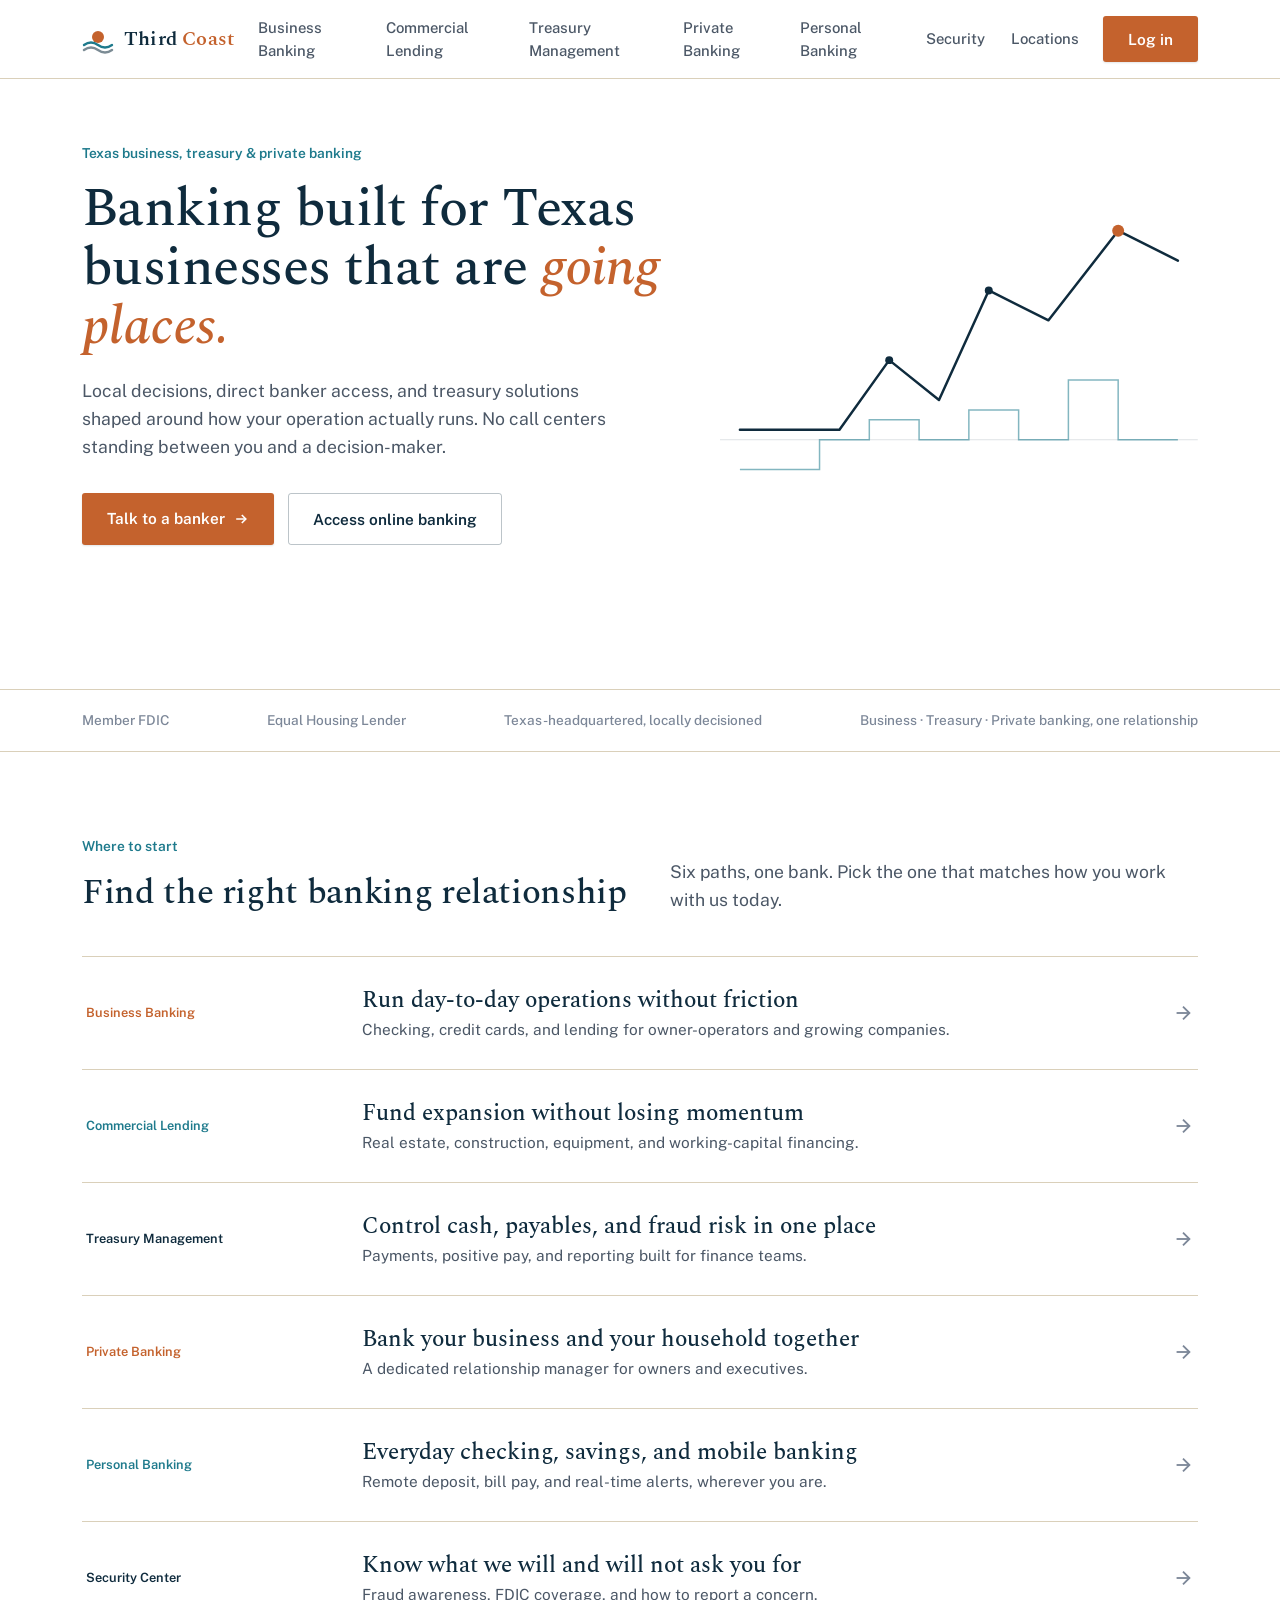
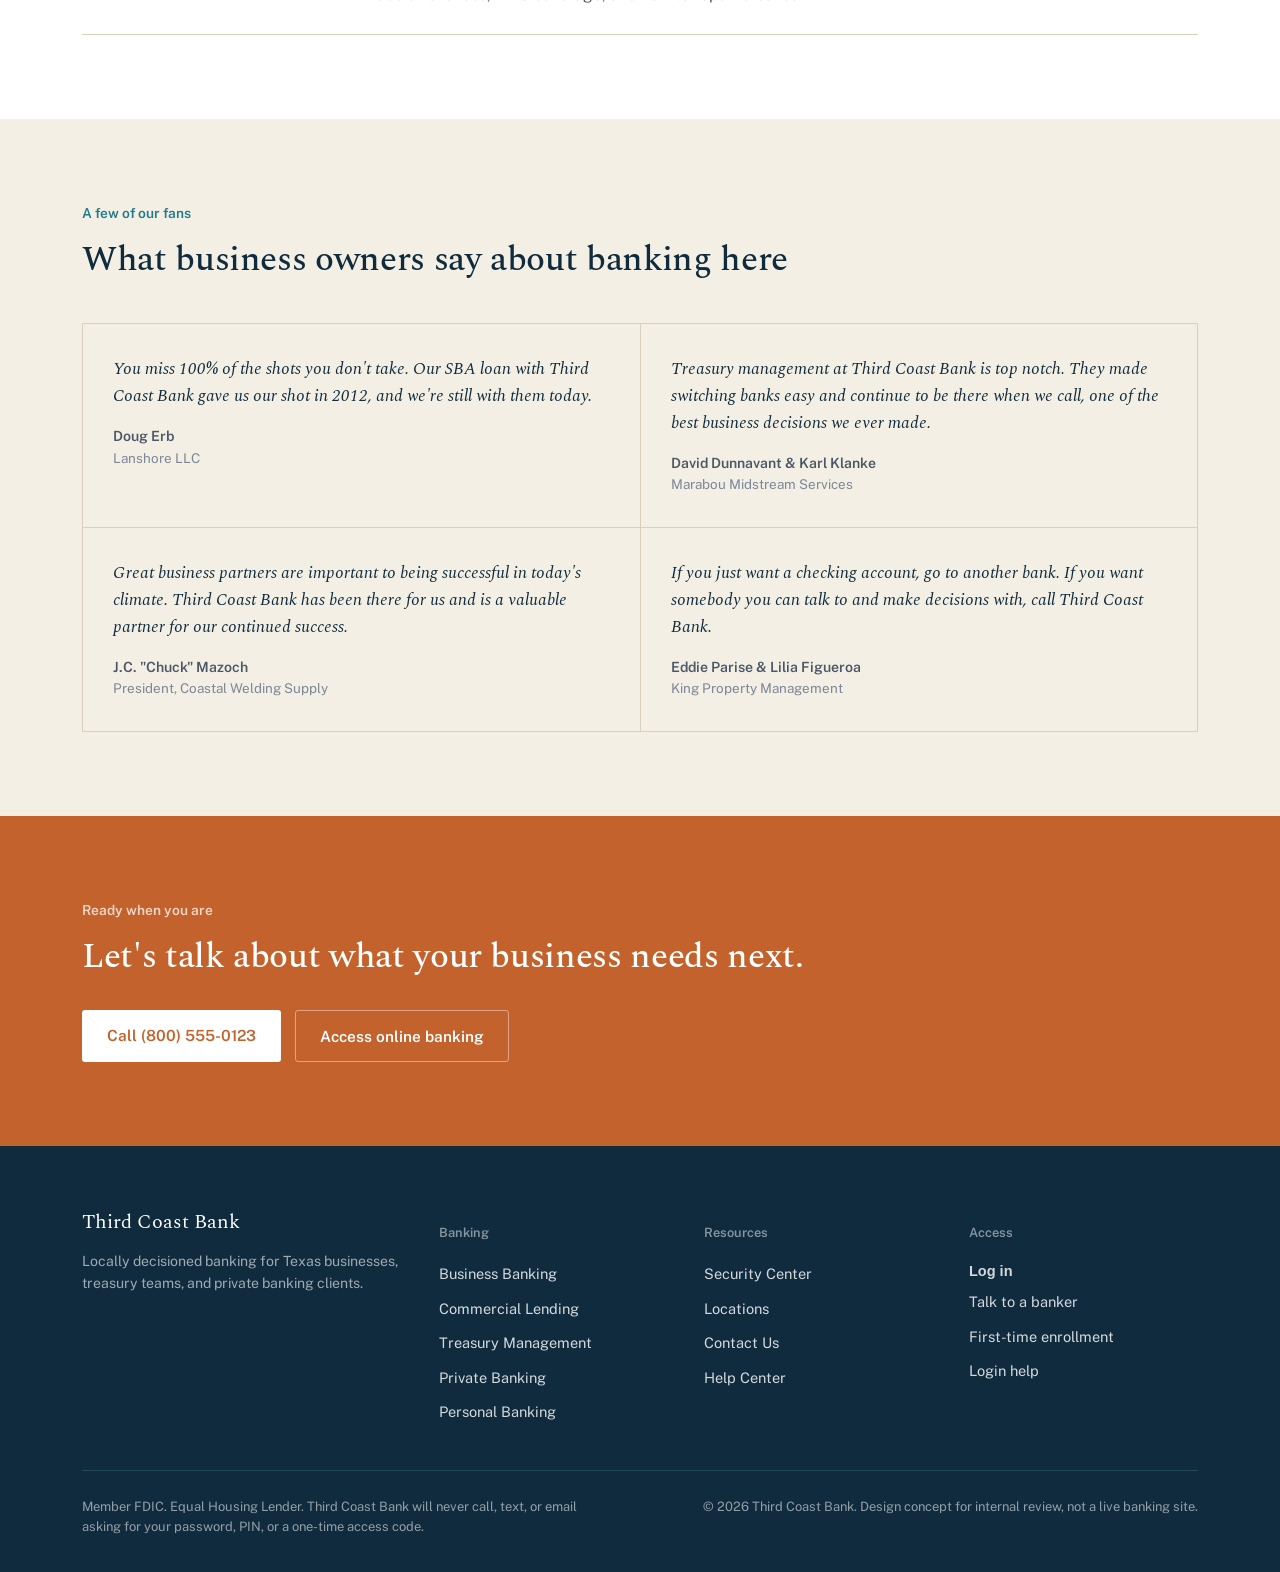
<file: index.html>
<!DOCTYPE html>
<html lang="en">
<head>
<meta charset="UTF-8">
<meta name="viewport" content="width=device-width, initial-scale=1, viewport-fit=cover">
<title>Third Coast Bank — Business, Treasury &amp; Private Banking for Texas</title>
<meta name="description" content="Third Coast Bank: local decisions, direct banker access, and treasury and private banking built for Texas businesses.">
<link rel="preconnect" href="https://fonts.googleapis.com">
<link rel="preconnect" href="https://fonts.gstatic.com" crossorigin>
<link href="https://fonts.googleapis.com/css2?family=Spectral:ital,wght@0,400;0,500;0,600;1,400&family=Public+Sans:wght@400;500;600;700&display=swap" rel="stylesheet">
<link rel="stylesheet" href="css/styles.css">
</head>
<body>
<header>
  <div class="wrap nav-row">
    <a href="index.html" class="logo">
      <span class="logo-mark"><svg viewBox="0 0 32 32" xmlns="http://www.w3.org/2000/svg" aria-hidden="true">
  <circle cx="16" cy="14" r="6" fill="#C4622D"/>
  <path d="M2 22 Q9 17 16 22 T30 22" fill="none" stroke="#1E7A8C" stroke-width="2.4" stroke-linecap="round"/>
  <path d="M2 27 Q9 22 16 27 T30 27" fill="none" stroke="#0F2B3D" stroke-width="2.4" stroke-linecap="round" opacity="0.55"/>
</svg></span>
      <span class="logo-word">Third <b>Coast</b></span>
    </a>
    <nav class="primary" aria-label="Primary">
      <a href="business-banking.html">Business Banking</a>
      <a href="commercial-lending.html">Commercial Lending</a>
      <a href="treasury-management.html">Treasury Management</a>
      <a href="private-banking.html">Private Banking</a>
      <a href="personal-banking.html">Personal Banking</a>
      <a href="security.html">Security</a>
      <a href="contact.html">Locations</a>
    </nav>
    <div class="nav-actions">
      <button class="btn btn-primary nav-only" data-open-login type="button"><span class="label">Log in</span></button>
      <button class="nav-toggle" id="navToggle" aria-label="Open menu" aria-expanded="false">
        <svg viewBox="0 0 24 24" fill="none" stroke="currentColor" stroke-width="2" stroke-linecap="round"><line x1="3" y1="6" x2="21" y2="6"/><line x1="3" y1="12" x2="21" y2="12"/><line x1="3" y1="18" x2="21" y2="18"/></svg>
      </button>
    </div>
  </div>
</header>
<main id="top">

<section class="hero">
  <div class="wrap hero-grid">
    <div>
      <span class="eyebrow">Texas business, treasury &amp; private banking</span>
      <h1>Banking built for Texas businesses that are <em>going places.</em></h1>
      <p class="lede">Local decisions, direct banker access, and treasury solutions shaped around how your operation actually runs. No call centers standing between you and a decision-maker.</p>
      <div class="hero-ctas">
        <a href="contact.html" class="btn btn-primary"><span class="label">Talk to a banker</span><svg viewBox="0 0 20 20" fill="none" stroke="currentColor" stroke-width="2"><line x1="4" y1="10" x2="16" y2="10"/><polyline points="11 5 16 10 11 15"/></svg></a>
        <button class="btn btn-ghost-dark" data-open-login type="button"><span class="label">Access online banking</span></button>
      </div>
    </div>
    <div class="hero-art" aria-hidden="true">
      <svg viewBox="0 0 480 340" xmlns="http://www.w3.org/2000/svg">
        <line x1="0" y1="270" x2="480" y2="270" stroke="#0F2B3D" stroke-opacity="0.14" stroke-width="1"/>
        <path d="M20 260 L120 260 L170 190 L220 230 L270 120 L330 150 L400 60 L460 90" fill="none" stroke="#0F2B3D" stroke-width="2.5" stroke-linecap="round" stroke-linejoin="round"/>
        <circle cx="170" cy="190" r="4" fill="#0F2B3D"/>
        <circle cx="270" cy="120" r="4" fill="#0F2B3D"/>
        <circle cx="400" cy="60" r="6" fill="#C4622D"/>
        <path d="M20 300 L100 300 L100 270 L150 270 L150 250 L200 250 L200 270 L250 270 L250 240 L300 240 L300 270 L350 270 L350 210 L400 210 L400 270 L460 270" fill="none" stroke="#1E7A8C" stroke-width="1.5" stroke-opacity="0.55"/>
      </svg>
    </div>
  </div>
</section>

<div class="trust-strip">
  <div class="wrap">
    <span>Member FDIC</span>
    <span>Equal Housing Lender</span>
    <span>Texas-headquartered, locally decisioned</span>
    <span>Business · Treasury · Private banking, one relationship</span>
  </div>
</div>

<section>
  <div class="wrap">
    <div class="section-head">
      <div><span class="eyebrow">Where to start</span><h2>Find the right banking relationship</h2></div>
      <p class="lede">Six paths, one bank. Pick the one that matches how you work with us today.</p>
    </div>
    <div class="paths">
      <a href="business-banking.html" class="path-row" style="--accent:#C4622D;">
        <span class="path-tag">Business Banking</span>
        <span><span class="path-title">Run day-to-day operations without friction</span><br><span class="path-desc">Checking, credit cards, and lending for owner-operators and growing companies.</span></span>
        <svg class="path-arrow" viewBox="0 0 24 24" fill="none" stroke="currentColor" stroke-width="2"><line x1="5" y1="12" x2="19" y2="12"/><polyline points="12 5 19 12 12 19"/></svg>
      </a>
      <a href="commercial-lending.html" class="path-row" style="--accent:#1E7A8C;">
        <span class="path-tag">Commercial Lending</span>
        <span><span class="path-title">Fund expansion without losing momentum</span><br><span class="path-desc">Real estate, construction, equipment, and working-capital financing.</span></span>
        <svg class="path-arrow" viewBox="0 0 24 24" fill="none" stroke="currentColor" stroke-width="2"><line x1="5" y1="12" x2="19" y2="12"/><polyline points="12 5 19 12 12 19"/></svg>
      </a>
      <a href="treasury-management.html" class="path-row" style="--accent:#0F2B3D;">
        <span class="path-tag">Treasury Management</span>
        <span><span class="path-title">Control cash, payables, and fraud risk in one place</span><br><span class="path-desc">Payments, positive pay, and reporting built for finance teams.</span></span>
        <svg class="path-arrow" viewBox="0 0 24 24" fill="none" stroke="currentColor" stroke-width="2"><line x1="5" y1="12" x2="19" y2="12"/><polyline points="12 5 19 12 12 19"/></svg>
      </a>
      <a href="private-banking.html" class="path-row" style="--accent:#C4622D;">
        <span class="path-tag">Private Banking</span>
        <span><span class="path-title">Bank your business and your household together</span><br><span class="path-desc">A dedicated relationship manager for owners and executives.</span></span>
        <svg class="path-arrow" viewBox="0 0 24 24" fill="none" stroke="currentColor" stroke-width="2"><line x1="5" y1="12" x2="19" y2="12"/><polyline points="12 5 19 12 12 19"/></svg>
      </a>
      <a href="personal-banking.html" class="path-row" style="--accent:#1E7A8C;">
        <span class="path-tag">Personal Banking</span>
        <span><span class="path-title">Everyday checking, savings, and mobile banking</span><br><span class="path-desc">Remote deposit, bill pay, and real-time alerts, wherever you are.</span></span>
        <svg class="path-arrow" viewBox="0 0 24 24" fill="none" stroke="currentColor" stroke-width="2"><line x1="5" y1="12" x2="19" y2="12"/><polyline points="12 5 19 12 12 19"/></svg>
      </a>
      <a href="security.html" class="path-row" style="--accent:#0F2B3D;">
        <span class="path-tag">Security Center</span>
        <span><span class="path-title">Know what we will and will not ask you for</span><br><span class="path-desc">Fraud awareness, FDIC coverage, and how to report a concern.</span></span>
        <svg class="path-arrow" viewBox="0 0 24 24" fill="none" stroke="currentColor" stroke-width="2"><line x1="5" y1="12" x2="19" y2="12"/><polyline points="12 5 19 12 12 19"/></svg>
      </a>
    </div>
  </div>
</section>

<section class="alt">
  <div class="wrap">
    <div class="section-head">
      <div><span class="eyebrow">A few of our fans</span><h2>What business owners say about banking here</h2></div>
    </div>
    <div class="testimonial-grid">
      <div class="testimonial">
        <p class="quote">You miss 100% of the shots you don't take. Our SBA loan with Third Coast Bank gave us our shot in 2012, and we're still with them today.</p>
        <p class="attr">Doug Erb<span>Lanshore LLC</span></p>
      </div>
      <div class="testimonial">
        <p class="quote">Treasury management at Third Coast Bank is top notch. They made switching banks easy and continue to be there when we call, one of the best business decisions we ever made.</p>
        <p class="attr">David Dunnavant &amp; Karl Klanke<span>Marabou Midstream Services</span></p>
      </div>
      <div class="testimonial">
        <p class="quote">Great business partners are important to being successful in today's climate. Third Coast Bank has been there for us and is a valuable partner for our continued success.</p>
        <p class="attr">J.C. "Chuck" Mazoch<span>President, Coastal Welding Supply</span></p>
      </div>
      <div class="testimonial">
        <p class="quote">If you just want a checking account, go to another bank. If you want somebody you can talk to and make decisions with, call Third Coast Bank.</p>
        <p class="attr">Eddie Parise &amp; Lilia Figueroa<span>King Property Management</span></p>
      </div>
    </div>
  </div>
</section>

<section class="cta-band" id="faq">
  <div class="wrap">
    <div><span class="eyebrow" style="color:rgba(255,255,255,0.75);">Ready when you are</span><h2>Let's talk about what your business needs next.</h2></div>
    <div style="display:flex; gap:14px; flex-wrap:wrap;">
      <a href="tel:18005550123" class="btn btn-white"><span class="label">Call (800) 555-0123</span></a>
      <button class="btn btn-ghost-light" data-open-login type="button"><span class="label">Access online banking</span></button>
    </div>
  </div>
</section>
</main>
<footer>
  <div class="wrap">
    <div class="footer-grid">
      <div>
        <div class="footer-brand">Third Coast Bank</div>
        <p style="max-width:38ch; color:rgba(255,255,255,0.6); font-size:0.88rem; line-height:1.6;">Locally decisioned banking for Texas businesses, treasury teams, and private banking clients.</p>
      </div>
      <div>
        <h4>Banking</h4>
        <a href="business-banking.html">Business Banking</a>
        <a href="commercial-lending.html">Commercial Lending</a>
        <a href="treasury-management.html">Treasury Management</a>
        <a href="private-banking.html">Private Banking</a>
        <a href="personal-banking.html">Personal Banking</a>
      </div>
      <div>
        <h4>Resources</h4>
        <a href="security.html">Security Center</a>
        <a href="contact.html">Locations</a>
        <a href="contact.html">Contact Us</a>
        <a href="index.html#faq">Help Center</a>
      </div>
      <div>
        <h4>Access</h4>
        <button class="link-anim" data-open-login style="background:transparent; border:none; padding:6px 0; font-size:0.91rem; display:block; cursor:pointer; color:rgba(255,255,255,0.82);">Log in</button>
        <a href="contact.html">Talk to a banker</a>
        <a href="#">First-time enrollment</a>
        <a href="#">Login help</a>
      </div>
    </div>
    <div class="footer-legal">
      <p>Member FDIC. Equal Housing Lender. Third Coast Bank will never call, text, or email asking for your password, PIN, or a one-time access code.</p>
      <p>&copy; 2026 Third Coast Bank. Design concept for internal review, not a live banking site.</p>
    </div>
  </div>
</footer>
<div class="modal-overlay" id="loginOverlay">
  <div class="modal" role="dialog" aria-modal="true" aria-labelledby="loginTitle">
    <button class="modal-close" id="closeLogin" aria-label="Close">
      <svg viewBox="0 0 24 24" fill="none" stroke="currentColor" stroke-width="2"><line x1="5" y1="5" x2="19" y2="19"/><line x1="19" y1="5" x2="5" y2="19"/></svg>
    </button>
    <h3 id="loginTitle">Log in to online banking</h3>
    <p class="lede">Choose the account type you would like to access.</p>
    <button class="login-option" type="button">
      <span><span class="lo-title">Personal online banking</span><span class="lo-sub">Checking, savings, and mobile banking</span></span>
      <svg viewBox="0 0 20 20" fill="none" stroke="currentColor" stroke-width="2"><line x1="4" y1="10" x2="16" y2="10"/><polyline points="11 5 16 10 11 15"/></svg>
    </button>
    <button class="login-option" type="button">
      <span><span class="lo-title">Business online banking</span><span class="lo-sub">Business checking, credit cards, and loans</span></span>
      <svg viewBox="0 0 20 20" fill="none" stroke="currentColor" stroke-width="2"><line x1="4" y1="10" x2="16" y2="10"/><polyline points="11 5 16 10 11 15"/></svg>
    </button>
    <button class="login-option" type="button">
      <span><span class="lo-title">Treasury management</span><span class="lo-sub">For finance and treasury administrators</span></span>
      <svg viewBox="0 0 20 20" fill="none" stroke="currentColor" stroke-width="2"><line x1="4" y1="10" x2="16" y2="10"/><polyline points="11 5 16 10 11 15"/></svg>
    </button>
    <button class="login-option" type="button">
      <span><span class="lo-title">First-time enrollment</span><span class="lo-sub">Set up online access for a new account</span></span>
      <svg viewBox="0 0 20 20" fill="none" stroke="currentColor" stroke-width="2"><line x1="4" y1="10" x2="16" y2="10"/><polyline points="11 5 16 10 11 15"/></svg>
    </button>
    <p class="modal-help"><a class="link-anim" href="#">Trouble logging in? Get help</a></p>
  </div>
</div>
<script src="js/main.js"></script>
</body>
</html>
</file>
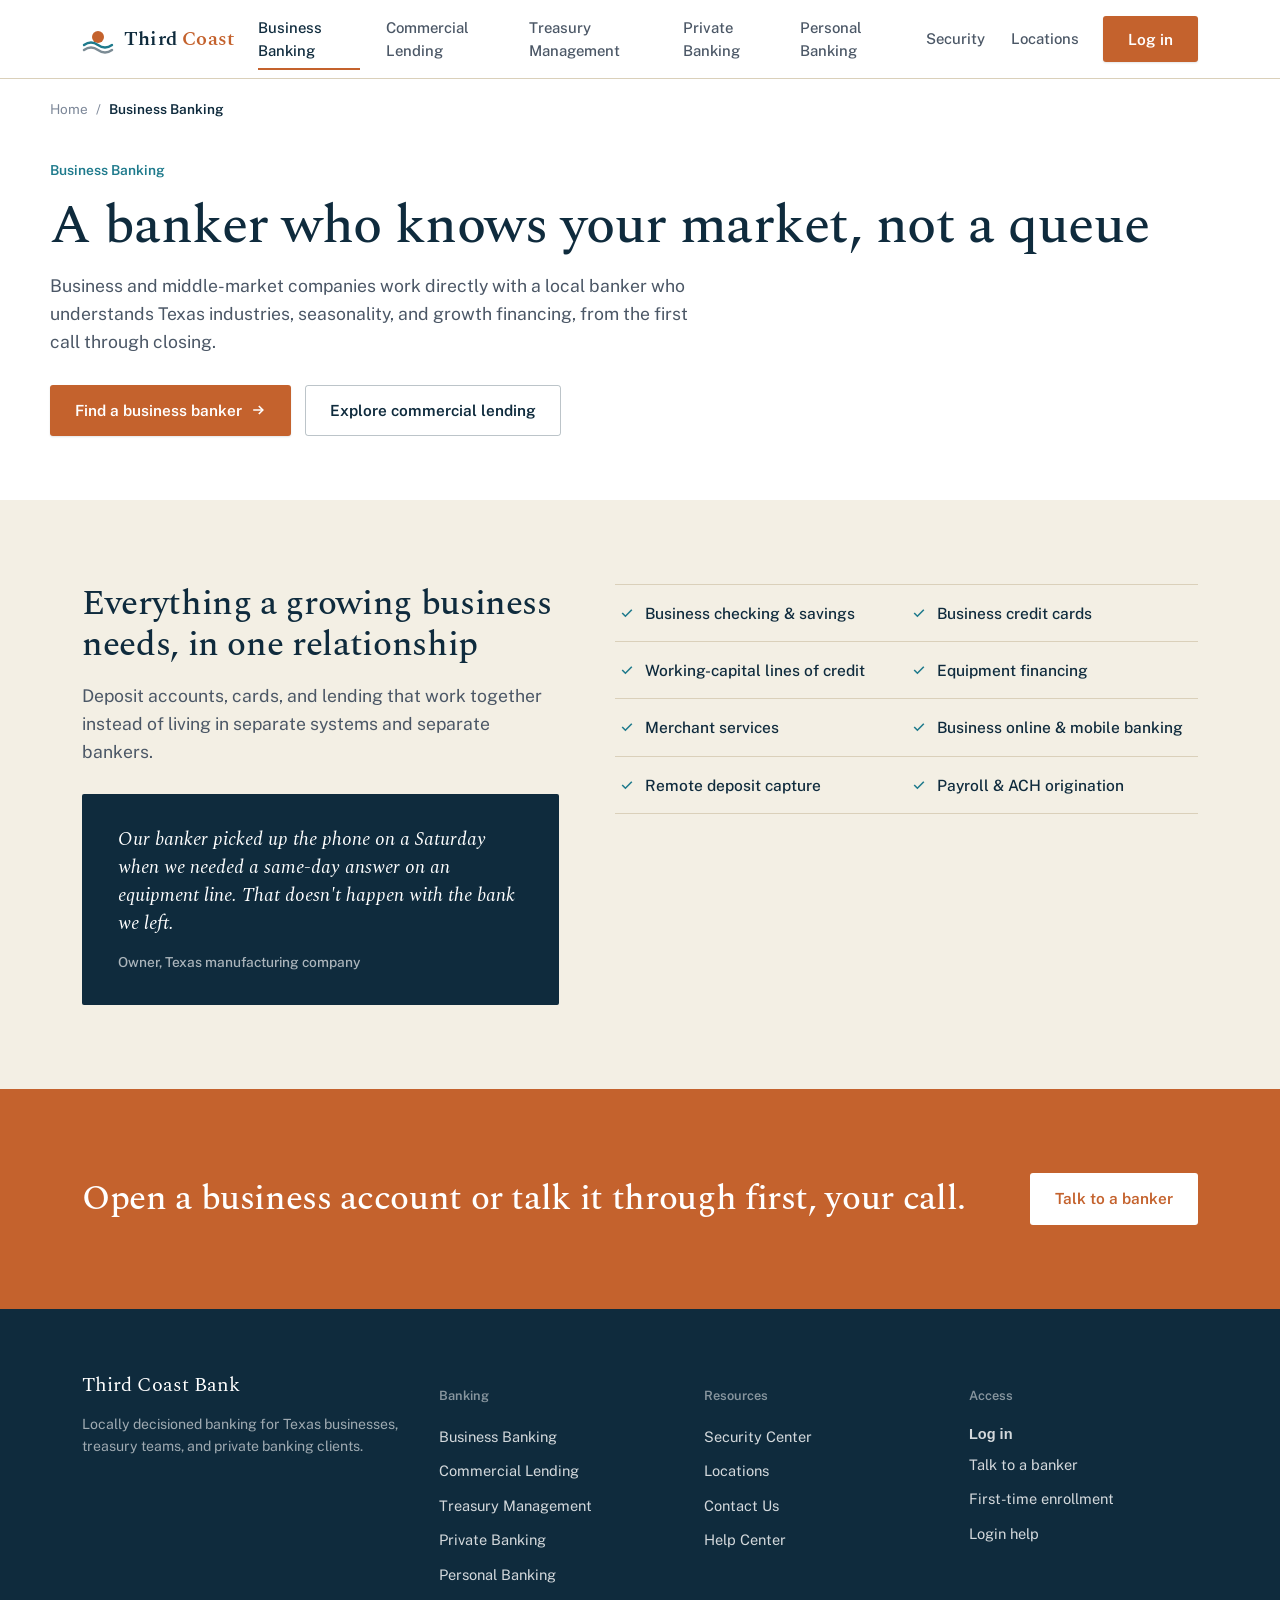
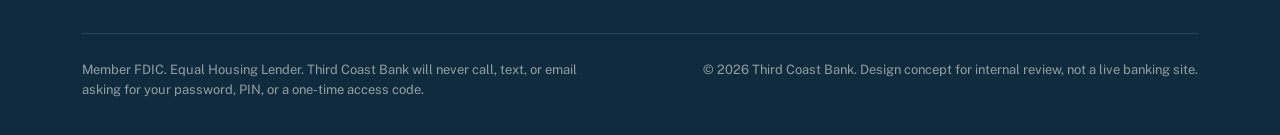
<file: business-banking.html>
<!DOCTYPE html>
<html lang="en">
<head>
<meta charset="UTF-8">
<meta name="viewport" content="width=device-width, initial-scale=1, viewport-fit=cover">
<title>Business Banking | Third Coast Bank</title>
<meta name="description" content="Business checking, credit cards, and lending for Texas owner-operators and growing companies.">
<link rel="preconnect" href="https://fonts.googleapis.com">
<link rel="preconnect" href="https://fonts.gstatic.com" crossorigin>
<link href="https://fonts.googleapis.com/css2?family=Spectral:ital,wght@0,400;0,500;0,600;1,400&family=Public+Sans:wght@400;500;600;700&display=swap" rel="stylesheet">
<link rel="stylesheet" href="css/styles.css">
</head>
<body>
<header>
  <div class="wrap nav-row">
    <a href="index.html" class="logo">
      <span class="logo-mark"><svg viewBox="0 0 32 32" xmlns="http://www.w3.org/2000/svg" aria-hidden="true">
  <circle cx="16" cy="14" r="6" fill="#C4622D"/>
  <path d="M2 22 Q9 17 16 22 T30 22" fill="none" stroke="#1E7A8C" stroke-width="2.4" stroke-linecap="round"/>
  <path d="M2 27 Q9 22 16 27 T30 27" fill="none" stroke="#0F2B3D" stroke-width="2.4" stroke-linecap="round" opacity="0.55"/>
</svg></span>
      <span class="logo-word">Third <b>Coast</b></span>
    </a>
    <nav class="primary" aria-label="Primary">
      <a href="business-banking.html" aria-current="page">Business Banking</a>
      <a href="commercial-lending.html">Commercial Lending</a>
      <a href="treasury-management.html">Treasury Management</a>
      <a href="private-banking.html">Private Banking</a>
      <a href="personal-banking.html">Personal Banking</a>
      <a href="security.html">Security</a>
      <a href="contact.html">Locations</a>
    </nav>
    <div class="nav-actions">
      <button class="btn btn-primary nav-only" data-open-login type="button"><span class="label">Log in</span></button>
      <button class="nav-toggle" id="navToggle" aria-label="Open menu" aria-expanded="false">
        <svg viewBox="0 0 24 24" fill="none" stroke="currentColor" stroke-width="2" stroke-linecap="round"><line x1="3" y1="6" x2="21" y2="6"/><line x1="3" y1="12" x2="21" y2="12"/><line x1="3" y1="18" x2="21" y2="18"/></svg>
      </button>
    </div>
  </div>
</header>
<main id="top">
<div class="wrap crumb">
  <a href="index.html">Home</a><span class="sep">/</span><span class="current">Business Banking</span>
</div>

<div class="page-hero wrap">
  <span class="eyebrow">Business Banking</span>
  <h1>A banker who knows your market, not a queue</h1>
  <p class="lede">Business and middle-market companies work directly with a local banker who understands Texas industries, seasonality, and growth financing, from the first call through closing.</p>
  <div class="hero-ctas" style="margin-top:28px;">
    <a href="contact.html" class="btn btn-primary"><span class="label">Find a business banker</span><svg viewBox="0 0 20 20" fill="none" stroke="currentColor" stroke-width="2"><line x1="4" y1="10" x2="16" y2="10"/><polyline points="11 5 16 10 11 15"/></svg></a>
    <a href="commercial-lending.html" class="btn btn-ghost-dark"><span class="label">Explore commercial lending</span></a>
  </div>
</div>

<section class="alt">
  <div class="wrap split">
    <div class="split-copy">
      <h2>Everything a growing business needs, in one relationship</h2>
      <p class="lede">Deposit accounts, cards, and lending that work together instead of living in separate systems and separate bankers.</p>
      <div class="quote-block">
        <p class="quote">Our banker picked up the phone on a Saturday when we needed a same-day answer on an equipment line. That doesn't happen with the bank we left.</p>
        <p class="attr">Owner, Texas manufacturing company</p>
      </div>
    </div>
    <div>
      <ul class="solution-list">
        <li><svg viewBox="0 0 20 20" fill="none" stroke="currentColor" stroke-width="2"><polyline points="4 10 8 14 16 6"/></svg>Business checking &amp; savings</li>
        <li><svg viewBox="0 0 20 20" fill="none" stroke="currentColor" stroke-width="2"><polyline points="4 10 8 14 16 6"/></svg>Business credit cards</li>
        <li><svg viewBox="0 0 20 20" fill="none" stroke="currentColor" stroke-width="2"><polyline points="4 10 8 14 16 6"/></svg>Working-capital lines of credit</li>
        <li><svg viewBox="0 0 20 20" fill="none" stroke="currentColor" stroke-width="2"><polyline points="4 10 8 14 16 6"/></svg>Equipment financing</li>
        <li><svg viewBox="0 0 20 20" fill="none" stroke="currentColor" stroke-width="2"><polyline points="4 10 8 14 16 6"/></svg>Merchant services</li>
        <li><svg viewBox="0 0 20 20" fill="none" stroke="currentColor" stroke-width="2"><polyline points="4 10 8 14 16 6"/></svg>Business online &amp; mobile banking</li>
        <li><svg viewBox="0 0 20 20" fill="none" stroke="currentColor" stroke-width="2"><polyline points="4 10 8 14 16 6"/></svg>Remote deposit capture</li>
        <li><svg viewBox="0 0 20 20" fill="none" stroke="currentColor" stroke-width="2"><polyline points="4 10 8 14 16 6"/></svg>Payroll &amp; ACH origination</li>
      </ul>
    </div>
  </div>
</section>

<section class="cta-band">
  <div class="wrap">
    <div><h2>Open a business account or talk it through first, your call.</h2></div>
    <div style="display:flex; gap:14px; flex-wrap:wrap;">
      <a href="contact.html" class="btn btn-white"><span class="label">Talk to a banker</span></a>
    </div>
  </div>
</section>
</main>
<footer>
  <div class="wrap">
    <div class="footer-grid">
      <div>
        <div class="footer-brand">Third Coast Bank</div>
        <p style="max-width:38ch; color:rgba(255,255,255,0.6); font-size:0.88rem; line-height:1.6;">Locally decisioned banking for Texas businesses, treasury teams, and private banking clients.</p>
      </div>
      <div>
        <h4>Banking</h4>
        <a href="business-banking.html">Business Banking</a>
        <a href="commercial-lending.html">Commercial Lending</a>
        <a href="treasury-management.html">Treasury Management</a>
        <a href="private-banking.html">Private Banking</a>
        <a href="personal-banking.html">Personal Banking</a>
      </div>
      <div>
        <h4>Resources</h4>
        <a href="security.html">Security Center</a>
        <a href="contact.html">Locations</a>
        <a href="contact.html">Contact Us</a>
        <a href="index.html#faq">Help Center</a>
      </div>
      <div>
        <h4>Access</h4>
        <button class="link-anim" data-open-login style="background:transparent; border:none; padding:6px 0; font-size:0.91rem; display:block; cursor:pointer; color:rgba(255,255,255,0.82);">Log in</button>
        <a href="contact.html">Talk to a banker</a>
        <a href="#">First-time enrollment</a>
        <a href="#">Login help</a>
      </div>
    </div>
    <div class="footer-legal">
      <p>Member FDIC. Equal Housing Lender. Third Coast Bank will never call, text, or email asking for your password, PIN, or a one-time access code.</p>
      <p>&copy; 2026 Third Coast Bank. Design concept for internal review, not a live banking site.</p>
    </div>
  </div>
</footer>
<div class="modal-overlay" id="loginOverlay">
  <div class="modal" role="dialog" aria-modal="true" aria-labelledby="loginTitle">
    <button class="modal-close" id="closeLogin" aria-label="Close">
      <svg viewBox="0 0 24 24" fill="none" stroke="currentColor" stroke-width="2"><line x1="5" y1="5" x2="19" y2="19"/><line x1="19" y1="5" x2="5" y2="19"/></svg>
    </button>
    <h3 id="loginTitle">Log in to online banking</h3>
    <p class="lede">Choose the account type you would like to access.</p>
    <button class="login-option" type="button">
      <span><span class="lo-title">Personal online banking</span><span class="lo-sub">Checking, savings, and mobile banking</span></span>
      <svg viewBox="0 0 20 20" fill="none" stroke="currentColor" stroke-width="2"><line x1="4" y1="10" x2="16" y2="10"/><polyline points="11 5 16 10 11 15"/></svg>
    </button>
    <button class="login-option" type="button">
      <span><span class="lo-title">Business online banking</span><span class="lo-sub">Business checking, credit cards, and loans</span></span>
      <svg viewBox="0 0 20 20" fill="none" stroke="currentColor" stroke-width="2"><line x1="4" y1="10" x2="16" y2="10"/><polyline points="11 5 16 10 11 15"/></svg>
    </button>
    <button class="login-option" type="button">
      <span><span class="lo-title">Treasury management</span><span class="lo-sub">For finance and treasury administrators</span></span>
      <svg viewBox="0 0 20 20" fill="none" stroke="currentColor" stroke-width="2"><line x1="4" y1="10" x2="16" y2="10"/><polyline points="11 5 16 10 11 15"/></svg>
    </button>
    <button class="login-option" type="button">
      <span><span class="lo-title">First-time enrollment</span><span class="lo-sub">Set up online access for a new account</span></span>
      <svg viewBox="0 0 20 20" fill="none" stroke="currentColor" stroke-width="2"><line x1="4" y1="10" x2="16" y2="10"/><polyline points="11 5 16 10 11 15"/></svg>
    </button>
    <p class="modal-help"><a class="link-anim" href="#">Trouble logging in? Get help</a></p>
  </div>
</div>
<script src="js/main.js"></script>
</body>
</html>
</file>
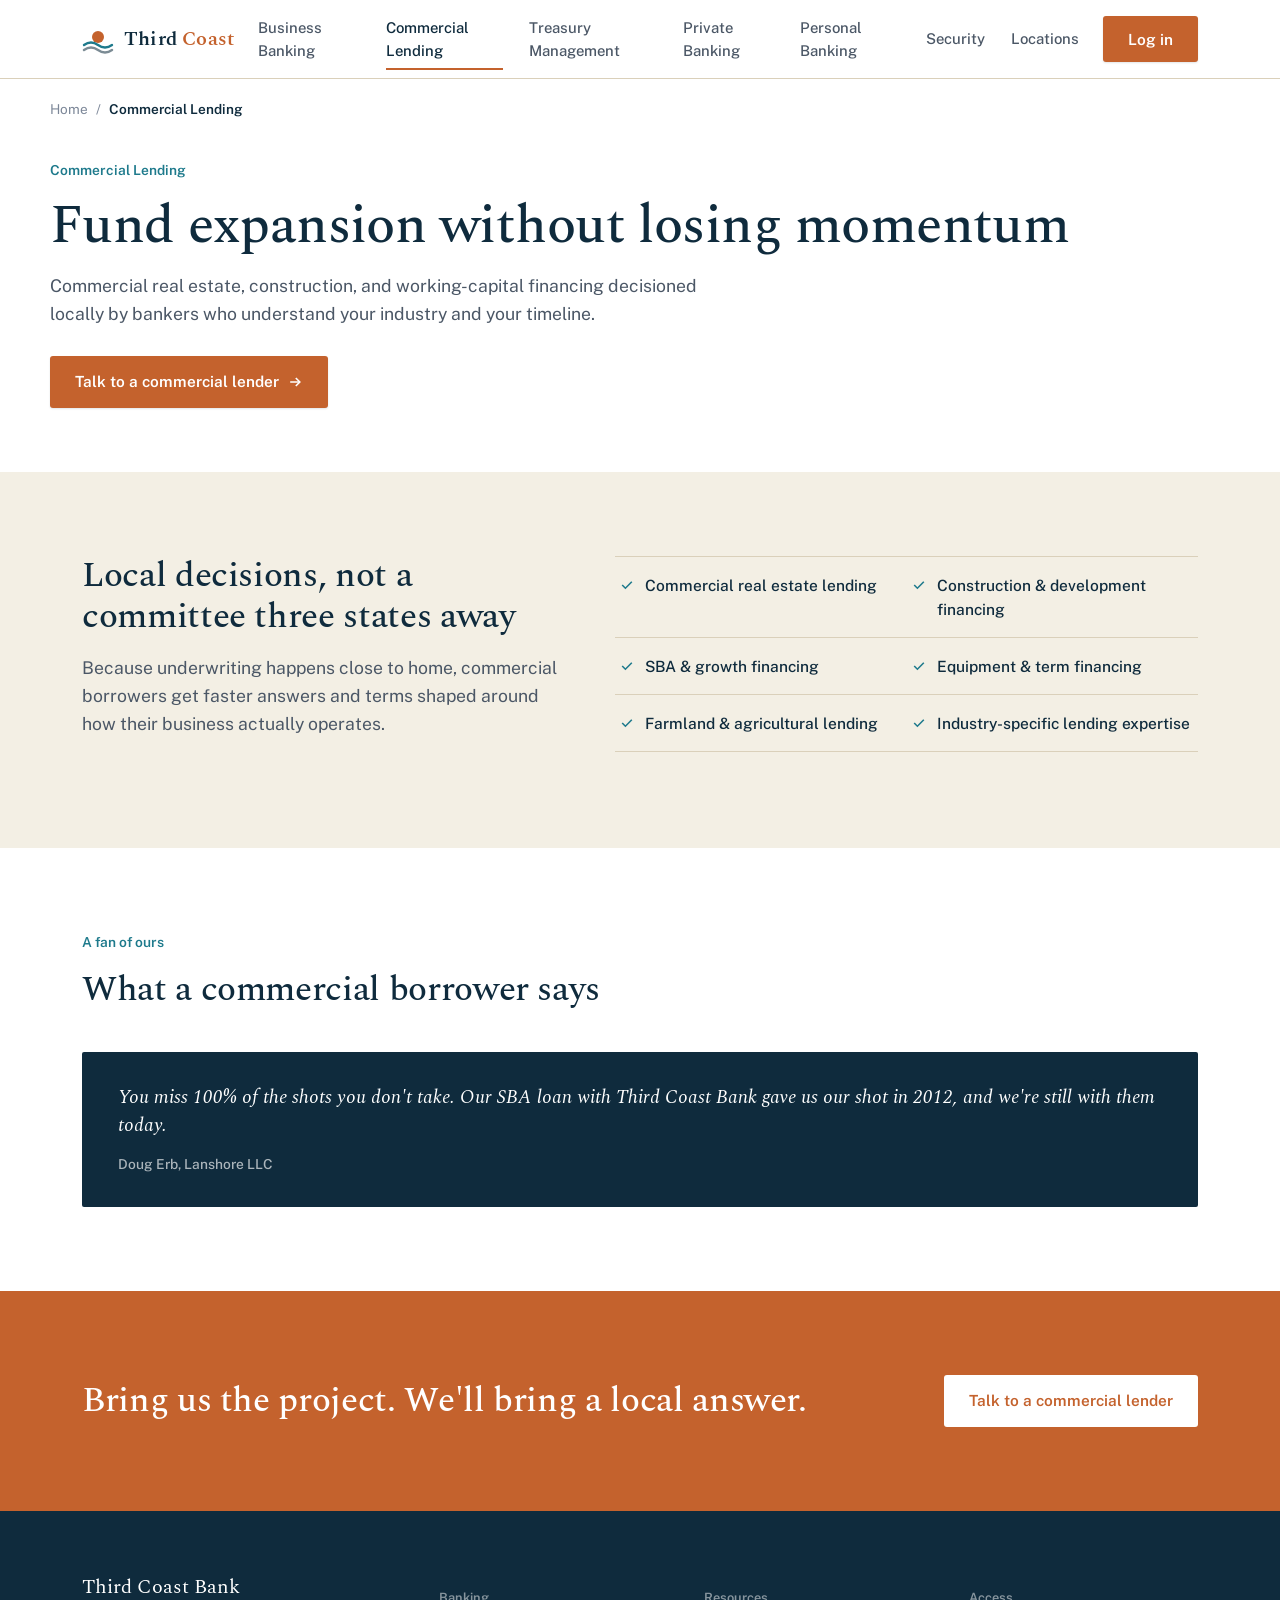
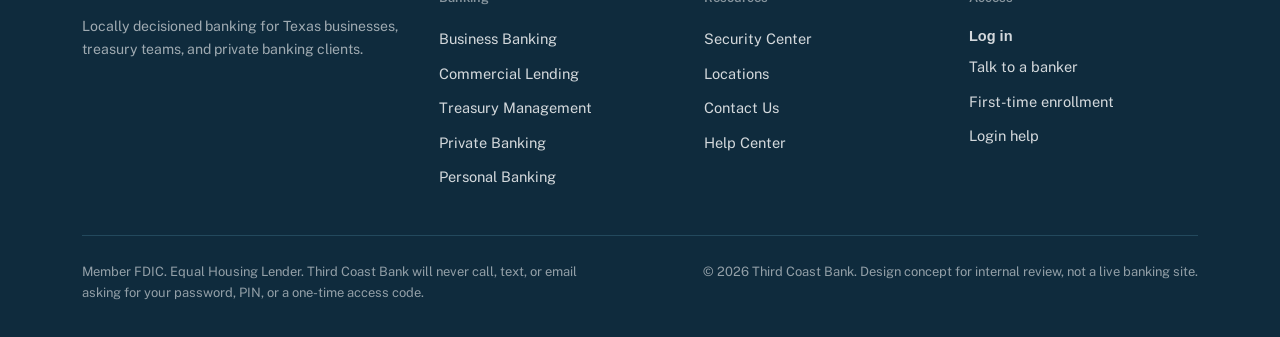
<file: commercial-lending.html>
<!DOCTYPE html>
<html lang="en">
<head>
<meta charset="UTF-8">
<meta name="viewport" content="width=device-width, initial-scale=1, viewport-fit=cover">
<title>Commercial Lending | Third Coast Bank</title>
<meta name="description" content="Commercial real estate, construction, and growth financing decisioned locally in Texas.">
<link rel="preconnect" href="https://fonts.googleapis.com">
<link rel="preconnect" href="https://fonts.gstatic.com" crossorigin>
<link href="https://fonts.googleapis.com/css2?family=Spectral:ital,wght@0,400;0,500;0,600;1,400&family=Public+Sans:wght@400;500;600;700&display=swap" rel="stylesheet">
<link rel="stylesheet" href="css/styles.css">
</head>
<body>
<header>
  <div class="wrap nav-row">
    <a href="index.html" class="logo">
      <span class="logo-mark"><svg viewBox="0 0 32 32" xmlns="http://www.w3.org/2000/svg" aria-hidden="true">
  <circle cx="16" cy="14" r="6" fill="#C4622D"/>
  <path d="M2 22 Q9 17 16 22 T30 22" fill="none" stroke="#1E7A8C" stroke-width="2.4" stroke-linecap="round"/>
  <path d="M2 27 Q9 22 16 27 T30 27" fill="none" stroke="#0F2B3D" stroke-width="2.4" stroke-linecap="round" opacity="0.55"/>
</svg></span>
      <span class="logo-word">Third <b>Coast</b></span>
    </a>
    <nav class="primary" aria-label="Primary">
      <a href="business-banking.html">Business Banking</a>
      <a href="commercial-lending.html" aria-current="page">Commercial Lending</a>
      <a href="treasury-management.html">Treasury Management</a>
      <a href="private-banking.html">Private Banking</a>
      <a href="personal-banking.html">Personal Banking</a>
      <a href="security.html">Security</a>
      <a href="contact.html">Locations</a>
    </nav>
    <div class="nav-actions">
      <button class="btn btn-primary nav-only" data-open-login type="button"><span class="label">Log in</span></button>
      <button class="nav-toggle" id="navToggle" aria-label="Open menu" aria-expanded="false">
        <svg viewBox="0 0 24 24" fill="none" stroke="currentColor" stroke-width="2" stroke-linecap="round"><line x1="3" y1="6" x2="21" y2="6"/><line x1="3" y1="12" x2="21" y2="12"/><line x1="3" y1="18" x2="21" y2="18"/></svg>
      </button>
    </div>
  </div>
</header>
<main id="top">
<div class="wrap crumb">
  <a href="index.html">Home</a><span class="sep">/</span><span class="current">Commercial Lending</span>
</div>

<div class="page-hero wrap">
  <span class="eyebrow">Commercial Lending</span>
  <h1>Fund expansion without losing momentum</h1>
  <p class="lede">Commercial real estate, construction, and working-capital financing decisioned locally by bankers who understand your industry and your timeline.</p>
  <div class="hero-ctas" style="margin-top:28px;">
    <a href="contact.html" class="btn btn-primary"><span class="label">Talk to a commercial lender</span><svg viewBox="0 0 20 20" fill="none" stroke="currentColor" stroke-width="2"><line x1="4" y1="10" x2="16" y2="10"/><polyline points="11 5 16 10 11 15"/></svg></a>
  </div>
</div>

<section class="alt">
  <div class="wrap split">
    <div class="split-copy">
      <h2>Local decisions, not a committee three states away</h2>
      <p class="lede">Because underwriting happens close to home, commercial borrowers get faster answers and terms shaped around how their business actually operates.</p>
    </div>
    <div>
      <ul class="solution-list">
        <li><svg viewBox="0 0 20 20" fill="none" stroke="currentColor" stroke-width="2"><polyline points="4 10 8 14 16 6"/></svg>Commercial real estate lending</li>
        <li><svg viewBox="0 0 20 20" fill="none" stroke="currentColor" stroke-width="2"><polyline points="4 10 8 14 16 6"/></svg>Construction &amp; development financing</li>
        <li><svg viewBox="0 0 20 20" fill="none" stroke="currentColor" stroke-width="2"><polyline points="4 10 8 14 16 6"/></svg>SBA &amp; growth financing</li>
        <li><svg viewBox="0 0 20 20" fill="none" stroke="currentColor" stroke-width="2"><polyline points="4 10 8 14 16 6"/></svg>Equipment &amp; term financing</li>
        <li><svg viewBox="0 0 20 20" fill="none" stroke="currentColor" stroke-width="2"><polyline points="4 10 8 14 16 6"/></svg>Farmland &amp; agricultural lending</li>
        <li><svg viewBox="0 0 20 20" fill="none" stroke="currentColor" stroke-width="2"><polyline points="4 10 8 14 16 6"/></svg>Industry-specific lending expertise</li>
      </ul>
    </div>
  </div>
</section>

<section>
  <div class="wrap">
    <div class="section-head">
      <div><span class="eyebrow">A fan of ours</span><h2>What a commercial borrower says</h2></div>
    </div>
    <div class="quote-block" style="margin-top:0;">
      <p class="quote">You miss 100% of the shots you don't take. Our SBA loan with Third Coast Bank gave us our shot in 2012, and we're still with them today.</p>
      <p class="attr">Doug Erb, Lanshore LLC</p>
    </div>
  </div>
</section>

<section class="cta-band">
  <div class="wrap">
    <div><h2>Bring us the project. We'll bring a local answer.</h2></div>
    <div style="display:flex; gap:14px; flex-wrap:wrap;">
      <a href="contact.html" class="btn btn-white"><span class="label">Talk to a commercial lender</span></a>
    </div>
  </div>
</section>
</main>
<footer>
  <div class="wrap">
    <div class="footer-grid">
      <div>
        <div class="footer-brand">Third Coast Bank</div>
        <p style="max-width:38ch; color:rgba(255,255,255,0.6); font-size:0.88rem; line-height:1.6;">Locally decisioned banking for Texas businesses, treasury teams, and private banking clients.</p>
      </div>
      <div>
        <h4>Banking</h4>
        <a href="business-banking.html">Business Banking</a>
        <a href="commercial-lending.html">Commercial Lending</a>
        <a href="treasury-management.html">Treasury Management</a>
        <a href="private-banking.html">Private Banking</a>
        <a href="personal-banking.html">Personal Banking</a>
      </div>
      <div>
        <h4>Resources</h4>
        <a href="security.html">Security Center</a>
        <a href="contact.html">Locations</a>
        <a href="contact.html">Contact Us</a>
        <a href="index.html#faq">Help Center</a>
      </div>
      <div>
        <h4>Access</h4>
        <button class="link-anim" data-open-login style="background:transparent; border:none; padding:6px 0; font-size:0.91rem; display:block; cursor:pointer; color:rgba(255,255,255,0.82);">Log in</button>
        <a href="contact.html">Talk to a banker</a>
        <a href="#">First-time enrollment</a>
        <a href="#">Login help</a>
      </div>
    </div>
    <div class="footer-legal">
      <p>Member FDIC. Equal Housing Lender. Third Coast Bank will never call, text, or email asking for your password, PIN, or a one-time access code.</p>
      <p>&copy; 2026 Third Coast Bank. Design concept for internal review, not a live banking site.</p>
    </div>
  </div>
</footer>
<div class="modal-overlay" id="loginOverlay">
  <div class="modal" role="dialog" aria-modal="true" aria-labelledby="loginTitle">
    <button class="modal-close" id="closeLogin" aria-label="Close">
      <svg viewBox="0 0 24 24" fill="none" stroke="currentColor" stroke-width="2"><line x1="5" y1="5" x2="19" y2="19"/><line x1="19" y1="5" x2="5" y2="19"/></svg>
    </button>
    <h3 id="loginTitle">Log in to online banking</h3>
    <p class="lede">Choose the account type you would like to access.</p>
    <button class="login-option" type="button">
      <span><span class="lo-title">Personal online banking</span><span class="lo-sub">Checking, savings, and mobile banking</span></span>
      <svg viewBox="0 0 20 20" fill="none" stroke="currentColor" stroke-width="2"><line x1="4" y1="10" x2="16" y2="10"/><polyline points="11 5 16 10 11 15"/></svg>
    </button>
    <button class="login-option" type="button">
      <span><span class="lo-title">Business online banking</span><span class="lo-sub">Business checking, credit cards, and loans</span></span>
      <svg viewBox="0 0 20 20" fill="none" stroke="currentColor" stroke-width="2"><line x1="4" y1="10" x2="16" y2="10"/><polyline points="11 5 16 10 11 15"/></svg>
    </button>
    <button class="login-option" type="button">
      <span><span class="lo-title">Treasury management</span><span class="lo-sub">For finance and treasury administrators</span></span>
      <svg viewBox="0 0 20 20" fill="none" stroke="currentColor" stroke-width="2"><line x1="4" y1="10" x2="16" y2="10"/><polyline points="11 5 16 10 11 15"/></svg>
    </button>
    <button class="login-option" type="button">
      <span><span class="lo-title">First-time enrollment</span><span class="lo-sub">Set up online access for a new account</span></span>
      <svg viewBox="0 0 20 20" fill="none" stroke="currentColor" stroke-width="2"><line x1="4" y1="10" x2="16" y2="10"/><polyline points="11 5 16 10 11 15"/></svg>
    </button>
    <p class="modal-help"><a class="link-anim" href="#">Trouble logging in? Get help</a></p>
  </div>
</div>
<script src="js/main.js"></script>
</body>
</html>
</file>
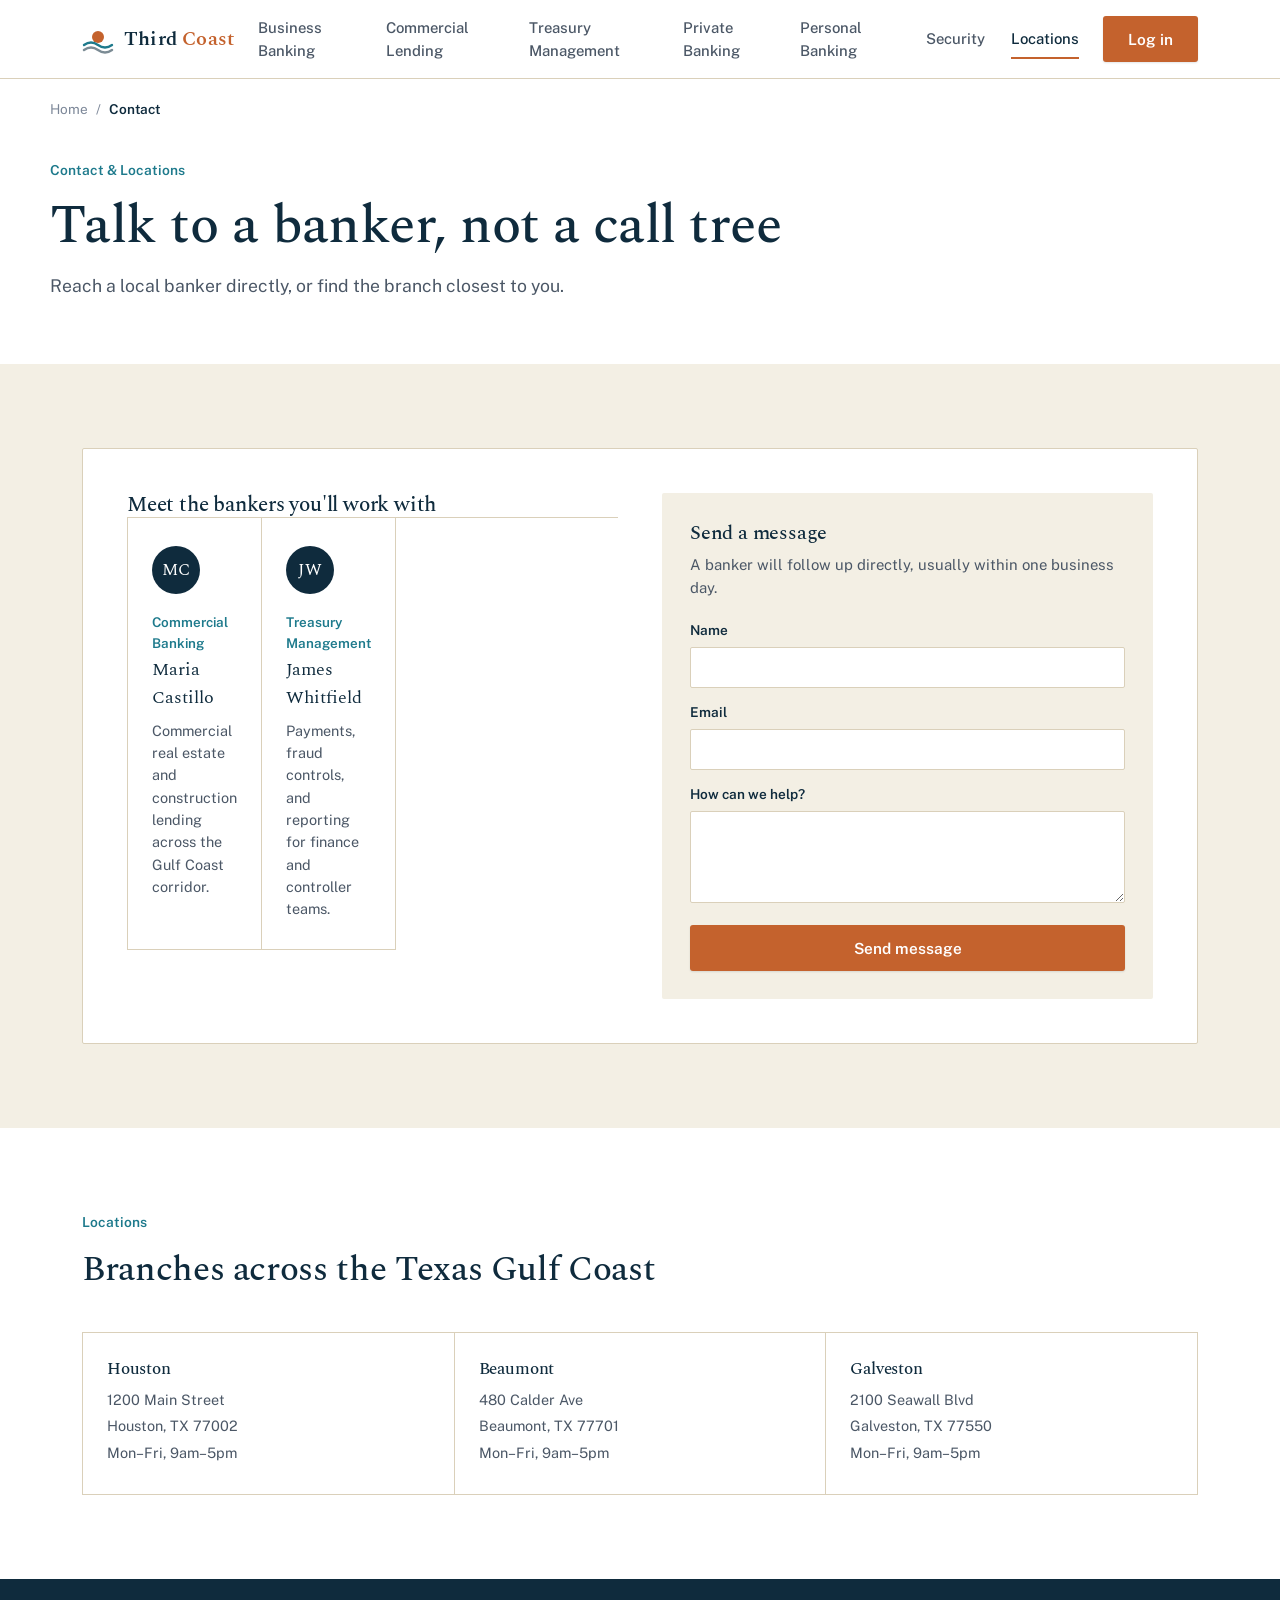
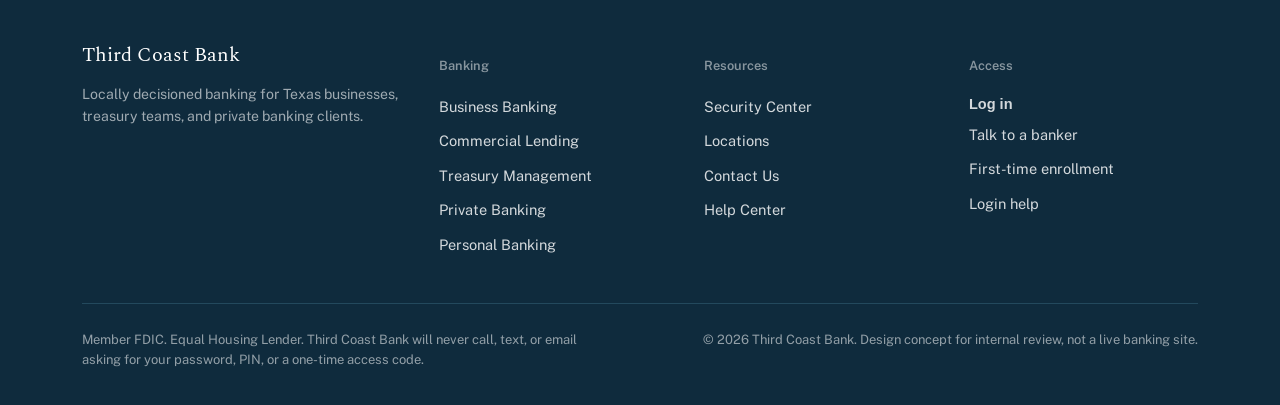
<file: contact.html>
<!DOCTYPE html>
<html lang="en">
<head>
<meta charset="UTF-8">
<meta name="viewport" content="width=device-width, initial-scale=1, viewport-fit=cover">
<title>Contact &amp; Locations | Third Coast Bank</title>
<meta name="description" content="Reach a Third Coast Bank banker directly, or find a branch near you.">
<link rel="preconnect" href="https://fonts.googleapis.com">
<link rel="preconnect" href="https://fonts.gstatic.com" crossorigin>
<link href="https://fonts.googleapis.com/css2?family=Spectral:ital,wght@0,400;0,500;0,600;1,400&family=Public+Sans:wght@400;500;600;700&display=swap" rel="stylesheet">
<link rel="stylesheet" href="css/styles.css">
</head>
<body>
<header>
  <div class="wrap nav-row">
    <a href="index.html" class="logo">
      <span class="logo-mark"><svg viewBox="0 0 32 32" xmlns="http://www.w3.org/2000/svg" aria-hidden="true">
  <circle cx="16" cy="14" r="6" fill="#C4622D"/>
  <path d="M2 22 Q9 17 16 22 T30 22" fill="none" stroke="#1E7A8C" stroke-width="2.4" stroke-linecap="round"/>
  <path d="M2 27 Q9 22 16 27 T30 27" fill="none" stroke="#0F2B3D" stroke-width="2.4" stroke-linecap="round" opacity="0.55"/>
</svg></span>
      <span class="logo-word">Third <b>Coast</b></span>
    </a>
    <nav class="primary" aria-label="Primary">
      <a href="business-banking.html">Business Banking</a>
      <a href="commercial-lending.html">Commercial Lending</a>
      <a href="treasury-management.html">Treasury Management</a>
      <a href="private-banking.html">Private Banking</a>
      <a href="personal-banking.html">Personal Banking</a>
      <a href="security.html">Security</a>
      <a href="contact.html" aria-current="page">Locations</a>
    </nav>
    <div class="nav-actions">
      <button class="btn btn-primary nav-only" data-open-login type="button"><span class="label">Log in</span></button>
      <button class="nav-toggle" id="navToggle" aria-label="Open menu" aria-expanded="false">
        <svg viewBox="0 0 24 24" fill="none" stroke="currentColor" stroke-width="2" stroke-linecap="round"><line x1="3" y1="6" x2="21" y2="6"/><line x1="3" y1="12" x2="21" y2="12"/><line x1="3" y1="18" x2="21" y2="18"/></svg>
      </button>
    </div>
  </div>
</header>
<main id="top">
<div class="wrap crumb">
  <a href="index.html">Home</a><span class="sep">/</span><span class="current">Contact</span>
</div>

<div class="page-hero wrap">
  <span class="eyebrow">Contact &amp; Locations</span>
  <h1>Talk to a banker, not a call tree</h1>
  <p class="lede">Reach a local banker directly, or find the branch closest to you.</p>
</div>

<section class="alt">
  <div class="wrap">
    <div class="panel">
      <div>
        <h2 style="font-size:1.3rem;">Meet the bankers you'll work with</h2>
        <div class="team-grid" style="border-left:none;">
          <div class="team-card" style="border-left:1px solid var(--line);">
            <div class="avatar">MC</div>
            <div class="role">Commercial Banking</div>
            <div class="name">Maria Castillo</div>
            <p class="desc">Commercial real estate and construction lending across the Gulf Coast corridor.</p>
          </div>
          <div class="team-card">
            <div class="avatar">JW</div>
            <div class="role">Treasury Management</div>
            <div class="name">James Whitfield</div>
            <p class="desc">Payments, fraud controls, and reporting for finance and controller teams.</p>
          </div>
        </div>
      </div>
      <div class="form-panel">
        <h3>Send a message</h3>
        <p class="lede">A banker will follow up directly, usually within one business day.</p>
        <form data-demo-form>
          <div class="field"><label for="c-name">Name</label><input id="c-name" type="text" required></div>
          <div class="field"><label for="c-email">Email</label><input id="c-email" type="email" required></div>
          <div class="field"><label for="c-message">How can we help?</label><textarea id="c-message" rows="4"></textarea></div>
          <button type="submit" class="btn btn-primary" style="width:100%; justify-content:center;"><span class="label">Send message</span></button>
          <p class="form-note" data-form-confirm style="display:none; color:var(--gulf); font-weight:600;">Thank you. A banker will be in touch shortly.</p>
        </form>
      </div>
    </div>
  </div>
</section>

<section>
  <div class="wrap">
    <div class="section-head">
      <div><span class="eyebrow">Locations</span><h2>Branches across the Texas Gulf Coast</h2></div>
    </div>
    <div class="branch-grid">
      <div class="branch-card"><h3>Houston</h3><p>1200 Main Street</p><p>Houston, TX 77002</p><p>Mon–Fri, 9am–5pm</p></div>
      <div class="branch-card"><h3>Beaumont</h3><p>480 Calder Ave</p><p>Beaumont, TX 77701</p><p>Mon–Fri, 9am–5pm</p></div>
      <div class="branch-card"><h3>Galveston</h3><p>2100 Seawall Blvd</p><p>Galveston, TX 77550</p><p>Mon–Fri, 9am–5pm</p></div>
    </div>
  </div>
</section>
</main>
<footer>
  <div class="wrap">
    <div class="footer-grid">
      <div>
        <div class="footer-brand">Third Coast Bank</div>
        <p style="max-width:38ch; color:rgba(255,255,255,0.6); font-size:0.88rem; line-height:1.6;">Locally decisioned banking for Texas businesses, treasury teams, and private banking clients.</p>
      </div>
      <div>
        <h4>Banking</h4>
        <a href="business-banking.html">Business Banking</a>
        <a href="commercial-lending.html">Commercial Lending</a>
        <a href="treasury-management.html">Treasury Management</a>
        <a href="private-banking.html">Private Banking</a>
        <a href="personal-banking.html">Personal Banking</a>
      </div>
      <div>
        <h4>Resources</h4>
        <a href="security.html">Security Center</a>
        <a href="contact.html">Locations</a>
        <a href="contact.html">Contact Us</a>
        <a href="index.html#faq">Help Center</a>
      </div>
      <div>
        <h4>Access</h4>
        <button class="link-anim" data-open-login style="background:transparent; border:none; padding:6px 0; font-size:0.91rem; display:block; cursor:pointer; color:rgba(255,255,255,0.82);">Log in</button>
        <a href="contact.html">Talk to a banker</a>
        <a href="#">First-time enrollment</a>
        <a href="#">Login help</a>
      </div>
    </div>
    <div class="footer-legal">
      <p>Member FDIC. Equal Housing Lender. Third Coast Bank will never call, text, or email asking for your password, PIN, or a one-time access code.</p>
      <p>&copy; 2026 Third Coast Bank. Design concept for internal review, not a live banking site.</p>
    </div>
  </div>
</footer>
<div class="modal-overlay" id="loginOverlay">
  <div class="modal" role="dialog" aria-modal="true" aria-labelledby="loginTitle">
    <button class="modal-close" id="closeLogin" aria-label="Close">
      <svg viewBox="0 0 24 24" fill="none" stroke="currentColor" stroke-width="2"><line x1="5" y1="5" x2="19" y2="19"/><line x1="19" y1="5" x2="5" y2="19"/></svg>
    </button>
    <h3 id="loginTitle">Log in to online banking</h3>
    <p class="lede">Choose the account type you would like to access.</p>
    <button class="login-option" type="button">
      <span><span class="lo-title">Personal online banking</span><span class="lo-sub">Checking, savings, and mobile banking</span></span>
      <svg viewBox="0 0 20 20" fill="none" stroke="currentColor" stroke-width="2"><line x1="4" y1="10" x2="16" y2="10"/><polyline points="11 5 16 10 11 15"/></svg>
    </button>
    <button class="login-option" type="button">
      <span><span class="lo-title">Business online banking</span><span class="lo-sub">Business checking, credit cards, and loans</span></span>
      <svg viewBox="0 0 20 20" fill="none" stroke="currentColor" stroke-width="2"><line x1="4" y1="10" x2="16" y2="10"/><polyline points="11 5 16 10 11 15"/></svg>
    </button>
    <button class="login-option" type="button">
      <span><span class="lo-title">Treasury management</span><span class="lo-sub">For finance and treasury administrators</span></span>
      <svg viewBox="0 0 20 20" fill="none" stroke="currentColor" stroke-width="2"><line x1="4" y1="10" x2="16" y2="10"/><polyline points="11 5 16 10 11 15"/></svg>
    </button>
    <button class="login-option" type="button">
      <span><span class="lo-title">First-time enrollment</span><span class="lo-sub">Set up online access for a new account</span></span>
      <svg viewBox="0 0 20 20" fill="none" stroke="currentColor" stroke-width="2"><line x1="4" y1="10" x2="16" y2="10"/><polyline points="11 5 16 10 11 15"/></svg>
    </button>
    <p class="modal-help"><a class="link-anim" href="#">Trouble logging in? Get help</a></p>
  </div>
</div>
<script src="js/main.js"></script>
</body>
</html>
</file>
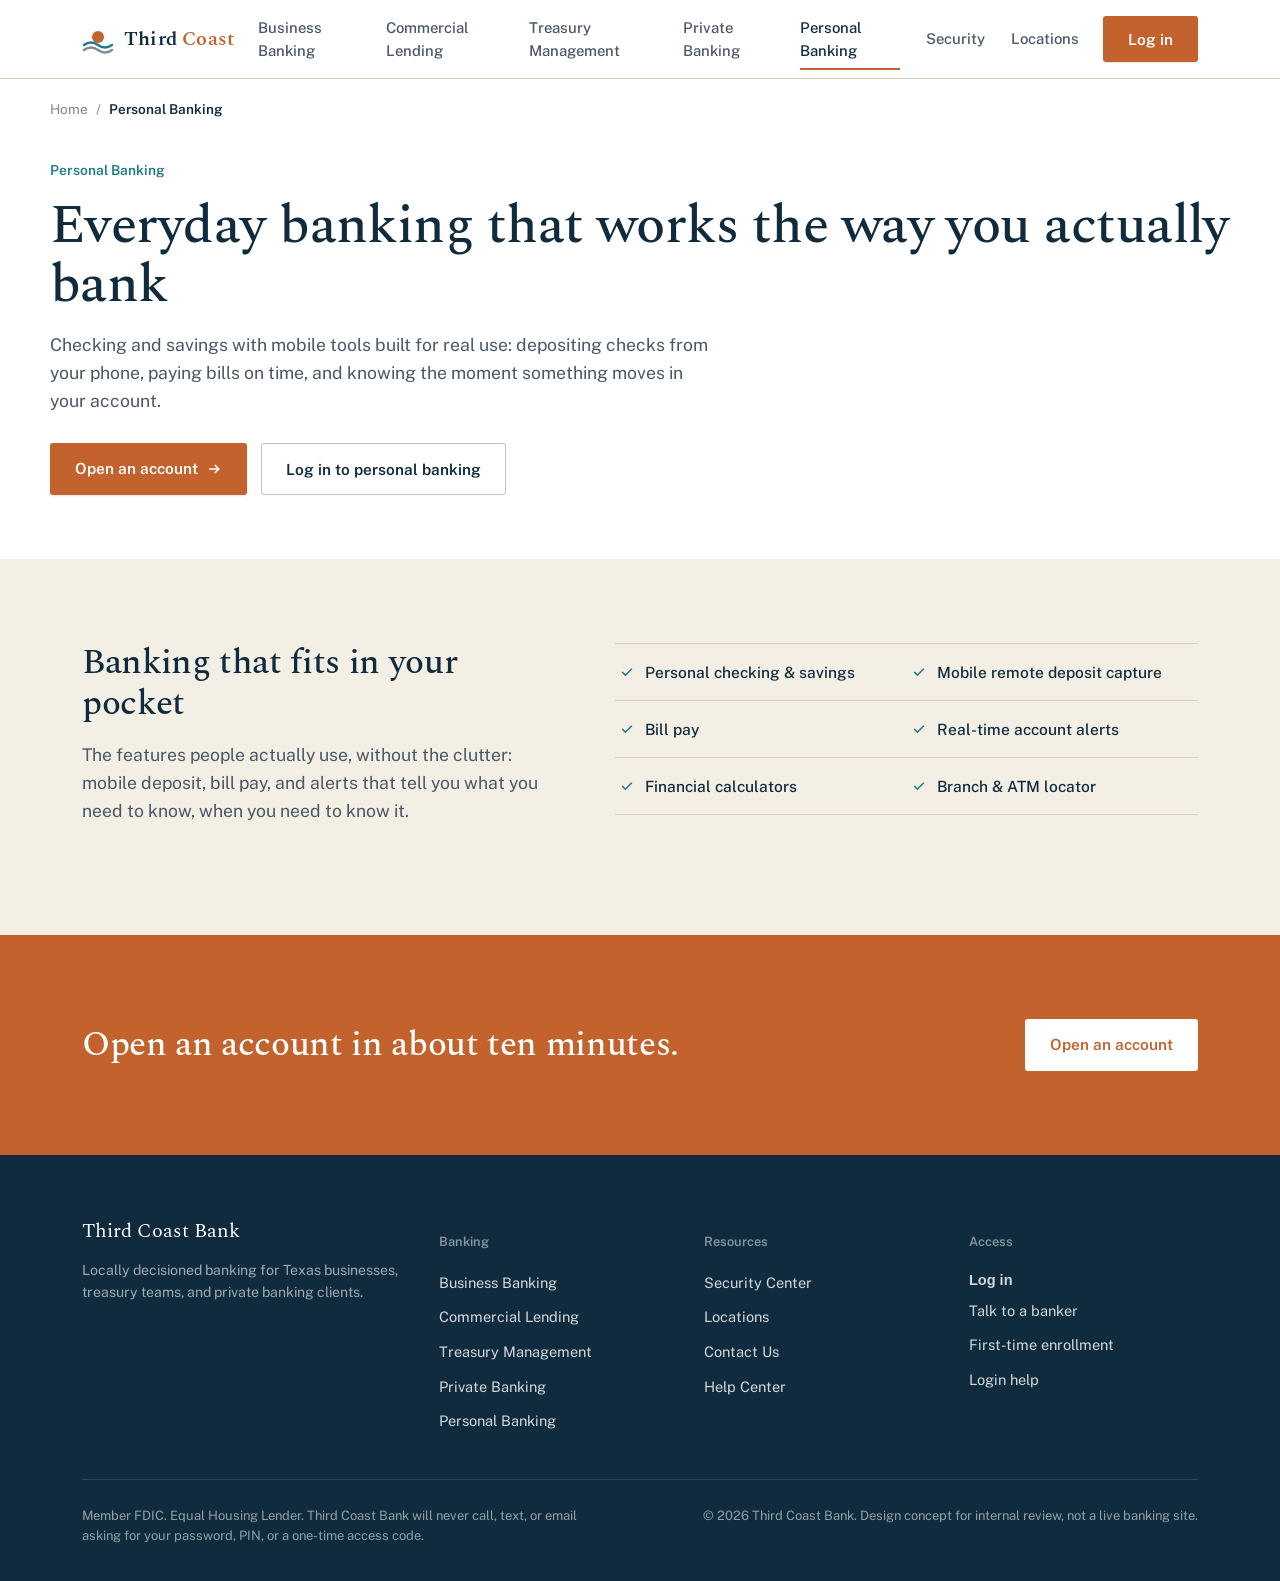
<file: personal-banking.html>
<!DOCTYPE html>
<html lang="en">
<head>
<meta charset="UTF-8">
<meta name="viewport" content="width=device-width, initial-scale=1, viewport-fit=cover">
<title>Personal Banking | Third Coast Bank</title>
<meta name="description" content="Personal checking, savings, and mobile banking tools for everyday use.">
<link rel="preconnect" href="https://fonts.googleapis.com">
<link rel="preconnect" href="https://fonts.gstatic.com" crossorigin>
<link href="https://fonts.googleapis.com/css2?family=Spectral:ital,wght@0,400;0,500;0,600;1,400&family=Public+Sans:wght@400;500;600;700&display=swap" rel="stylesheet">
<link rel="stylesheet" href="css/styles.css">
</head>
<body>
<header>
  <div class="wrap nav-row">
    <a href="index.html" class="logo">
      <span class="logo-mark"><svg viewBox="0 0 32 32" xmlns="http://www.w3.org/2000/svg" aria-hidden="true">
  <circle cx="16" cy="14" r="6" fill="#C4622D"/>
  <path d="M2 22 Q9 17 16 22 T30 22" fill="none" stroke="#1E7A8C" stroke-width="2.4" stroke-linecap="round"/>
  <path d="M2 27 Q9 22 16 27 T30 27" fill="none" stroke="#0F2B3D" stroke-width="2.4" stroke-linecap="round" opacity="0.55"/>
</svg></span>
      <span class="logo-word">Third <b>Coast</b></span>
    </a>
    <nav class="primary" aria-label="Primary">
      <a href="business-banking.html">Business Banking</a>
      <a href="commercial-lending.html">Commercial Lending</a>
      <a href="treasury-management.html">Treasury Management</a>
      <a href="private-banking.html">Private Banking</a>
      <a href="personal-banking.html" aria-current="page">Personal Banking</a>
      <a href="security.html">Security</a>
      <a href="contact.html">Locations</a>
    </nav>
    <div class="nav-actions">
      <button class="btn btn-primary nav-only" data-open-login type="button"><span class="label">Log in</span></button>
      <button class="nav-toggle" id="navToggle" aria-label="Open menu" aria-expanded="false">
        <svg viewBox="0 0 24 24" fill="none" stroke="currentColor" stroke-width="2" stroke-linecap="round"><line x1="3" y1="6" x2="21" y2="6"/><line x1="3" y1="12" x2="21" y2="12"/><line x1="3" y1="18" x2="21" y2="18"/></svg>
      </button>
    </div>
  </div>
</header>
<main id="top">
<div class="wrap crumb">
  <a href="index.html">Home</a><span class="sep">/</span><span class="current">Personal Banking</span>
</div>

<div class="page-hero wrap">
  <span class="eyebrow">Personal Banking</span>
  <h1>Everyday banking that works the way you actually bank</h1>
  <p class="lede">Checking and savings with mobile tools built for real use: depositing checks from your phone, paying bills on time, and knowing the moment something moves in your account.</p>
  <div class="hero-ctas" style="margin-top:28px;">
    <a href="contact.html" class="btn btn-primary"><span class="label">Open an account</span><svg viewBox="0 0 20 20" fill="none" stroke="currentColor" stroke-width="2"><line x1="4" y1="10" x2="16" y2="10"/><polyline points="11 5 16 10 11 15"/></svg></a>
    <button class="btn btn-ghost-dark" data-open-login type="button"><span class="label">Log in to personal banking</span></button>
  </div>
</div>

<section class="alt">
  <div class="wrap split">
    <div class="split-copy">
      <h2>Banking that fits in your pocket</h2>
      <p class="lede">The features people actually use, without the clutter: mobile deposit, bill pay, and alerts that tell you what you need to know, when you need to know it.</p>
    </div>
    <div>
      <ul class="solution-list">
        <li><svg viewBox="0 0 20 20" fill="none" stroke="currentColor" stroke-width="2"><polyline points="4 10 8 14 16 6"/></svg>Personal checking &amp; savings</li>
        <li><svg viewBox="0 0 20 20" fill="none" stroke="currentColor" stroke-width="2"><polyline points="4 10 8 14 16 6"/></svg>Mobile remote deposit capture</li>
        <li><svg viewBox="0 0 20 20" fill="none" stroke="currentColor" stroke-width="2"><polyline points="4 10 8 14 16 6"/></svg>Bill pay</li>
        <li><svg viewBox="0 0 20 20" fill="none" stroke="currentColor" stroke-width="2"><polyline points="4 10 8 14 16 6"/></svg>Real-time account alerts</li>
        <li><svg viewBox="0 0 20 20" fill="none" stroke="currentColor" stroke-width="2"><polyline points="4 10 8 14 16 6"/></svg>Financial calculators</li>
        <li><svg viewBox="0 0 20 20" fill="none" stroke="currentColor" stroke-width="2"><polyline points="4 10 8 14 16 6"/></svg>Branch &amp; ATM locator</li>
      </ul>
    </div>
  </div>
</section>

<section class="cta-band">
  <div class="wrap">
    <div><h2>Open an account in about ten minutes.</h2></div>
    <div style="display:flex; gap:14px; flex-wrap:wrap;">
      <a href="contact.html" class="btn btn-white"><span class="label">Open an account</span></a>
    </div>
  </div>
</section>
</main>
<footer>
  <div class="wrap">
    <div class="footer-grid">
      <div>
        <div class="footer-brand">Third Coast Bank</div>
        <p style="max-width:38ch; color:rgba(255,255,255,0.6); font-size:0.88rem; line-height:1.6;">Locally decisioned banking for Texas businesses, treasury teams, and private banking clients.</p>
      </div>
      <div>
        <h4>Banking</h4>
        <a href="business-banking.html">Business Banking</a>
        <a href="commercial-lending.html">Commercial Lending</a>
        <a href="treasury-management.html">Treasury Management</a>
        <a href="private-banking.html">Private Banking</a>
        <a href="personal-banking.html">Personal Banking</a>
      </div>
      <div>
        <h4>Resources</h4>
        <a href="security.html">Security Center</a>
        <a href="contact.html">Locations</a>
        <a href="contact.html">Contact Us</a>
        <a href="index.html#faq">Help Center</a>
      </div>
      <div>
        <h4>Access</h4>
        <button class="link-anim" data-open-login style="background:transparent; border:none; padding:6px 0; font-size:0.91rem; display:block; cursor:pointer; color:rgba(255,255,255,0.82);">Log in</button>
        <a href="contact.html">Talk to a banker</a>
        <a href="#">First-time enrollment</a>
        <a href="#">Login help</a>
      </div>
    </div>
    <div class="footer-legal">
      <p>Member FDIC. Equal Housing Lender. Third Coast Bank will never call, text, or email asking for your password, PIN, or a one-time access code.</p>
      <p>&copy; 2026 Third Coast Bank. Design concept for internal review, not a live banking site.</p>
    </div>
  </div>
</footer>
<div class="modal-overlay" id="loginOverlay">
  <div class="modal" role="dialog" aria-modal="true" aria-labelledby="loginTitle">
    <button class="modal-close" id="closeLogin" aria-label="Close">
      <svg viewBox="0 0 24 24" fill="none" stroke="currentColor" stroke-width="2"><line x1="5" y1="5" x2="19" y2="19"/><line x1="19" y1="5" x2="5" y2="19"/></svg>
    </button>
    <h3 id="loginTitle">Log in to online banking</h3>
    <p class="lede">Choose the account type you would like to access.</p>
    <button class="login-option" type="button">
      <span><span class="lo-title">Personal online banking</span><span class="lo-sub">Checking, savings, and mobile banking</span></span>
      <svg viewBox="0 0 20 20" fill="none" stroke="currentColor" stroke-width="2"><line x1="4" y1="10" x2="16" y2="10"/><polyline points="11 5 16 10 11 15"/></svg>
    </button>
    <button class="login-option" type="button">
      <span><span class="lo-title">Business online banking</span><span class="lo-sub">Business checking, credit cards, and loans</span></span>
      <svg viewBox="0 0 20 20" fill="none" stroke="currentColor" stroke-width="2"><line x1="4" y1="10" x2="16" y2="10"/><polyline points="11 5 16 10 11 15"/></svg>
    </button>
    <button class="login-option" type="button">
      <span><span class="lo-title">Treasury management</span><span class="lo-sub">For finance and treasury administrators</span></span>
      <svg viewBox="0 0 20 20" fill="none" stroke="currentColor" stroke-width="2"><line x1="4" y1="10" x2="16" y2="10"/><polyline points="11 5 16 10 11 15"/></svg>
    </button>
    <button class="login-option" type="button">
      <span><span class="lo-title">First-time enrollment</span><span class="lo-sub">Set up online access for a new account</span></span>
      <svg viewBox="0 0 20 20" fill="none" stroke="currentColor" stroke-width="2"><line x1="4" y1="10" x2="16" y2="10"/><polyline points="11 5 16 10 11 15"/></svg>
    </button>
    <p class="modal-help"><a class="link-anim" href="#">Trouble logging in? Get help</a></p>
  </div>
</div>
<script src="js/main.js"></script>
</body>
</html>
</file>
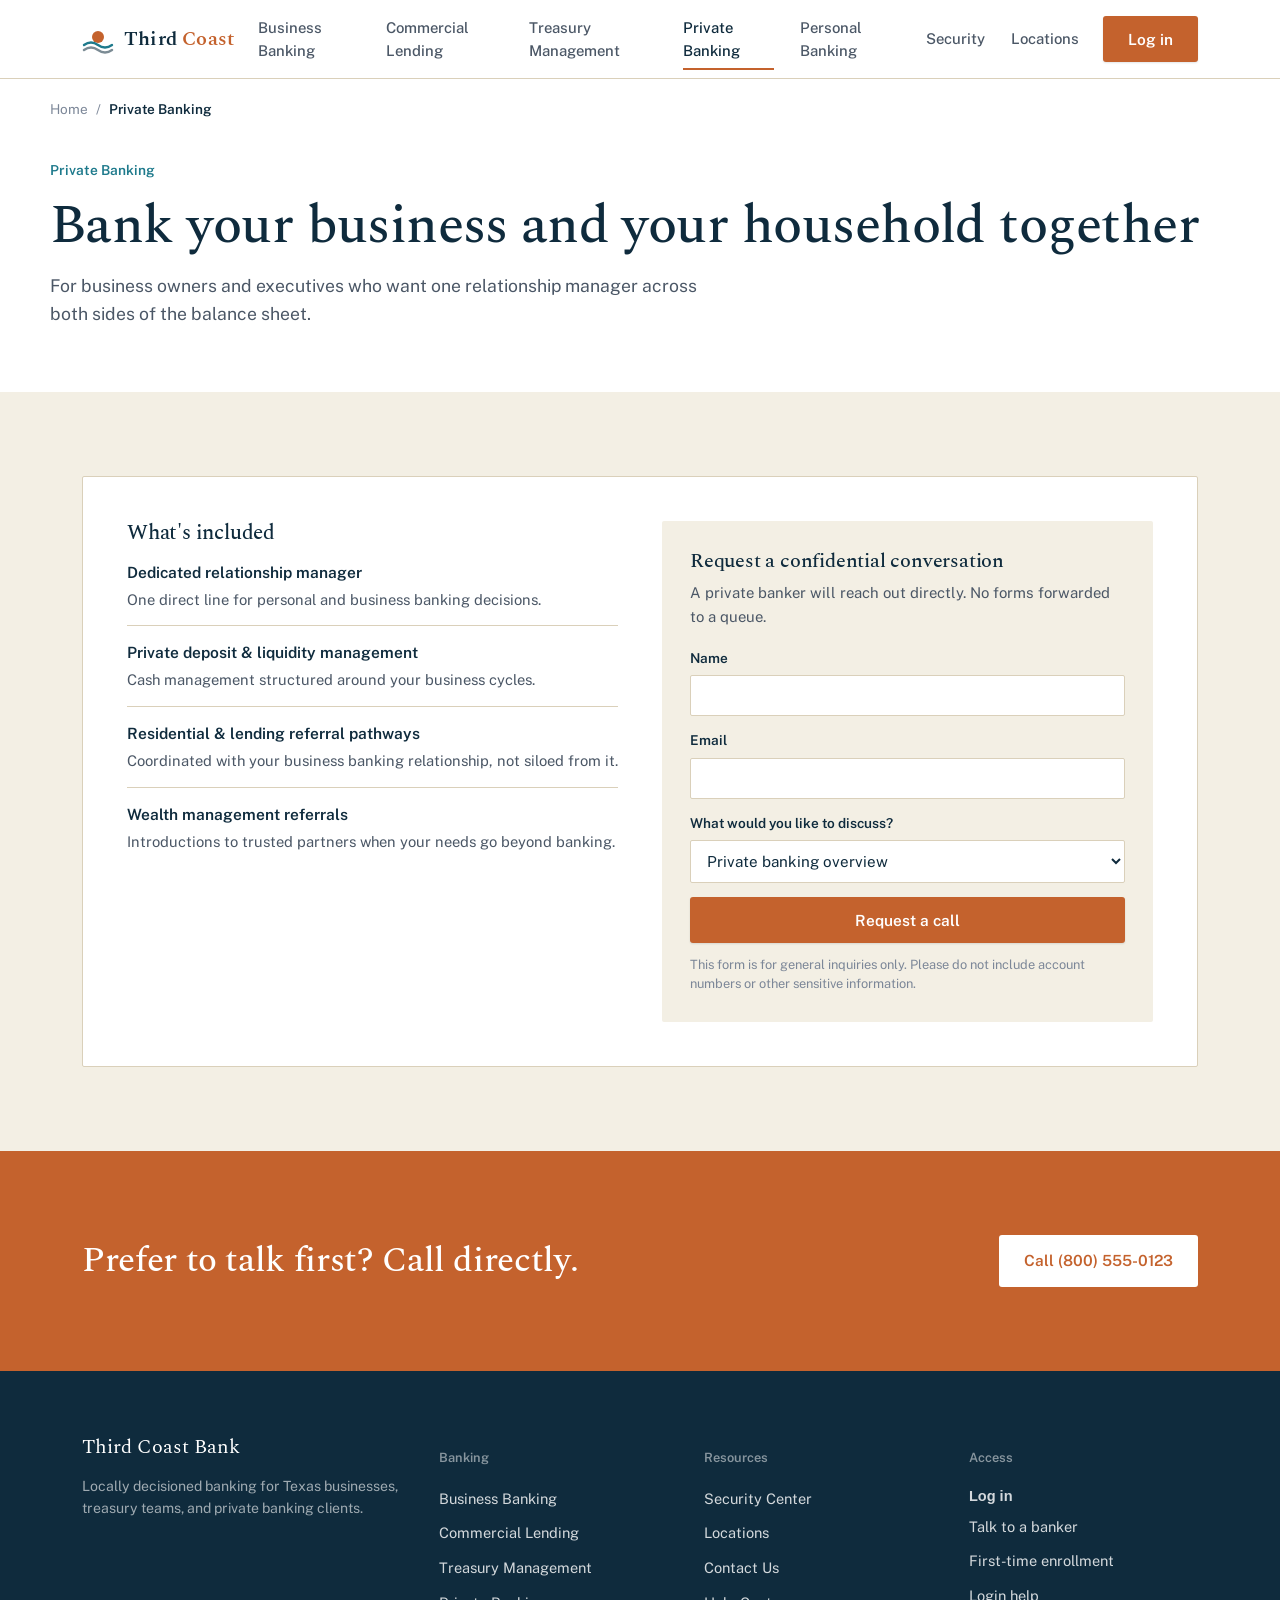
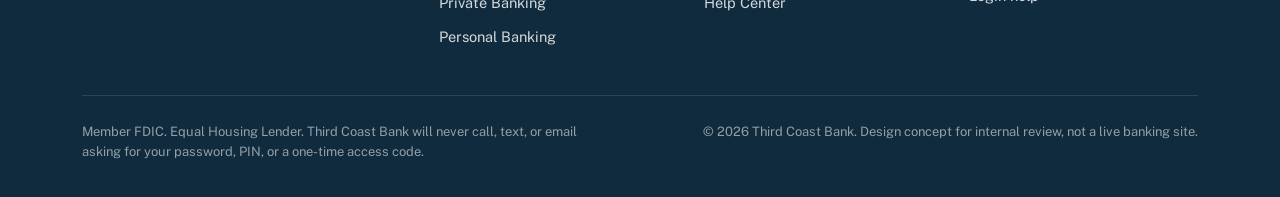
<file: private-banking.html>
<!DOCTYPE html>
<html lang="en">
<head>
<meta charset="UTF-8">
<meta name="viewport" content="width=device-width, initial-scale=1, viewport-fit=cover">
<title>Private Banking | Third Coast Bank</title>
<meta name="description" content="A dedicated relationship manager for Texas business owners and executives.">
<link rel="preconnect" href="https://fonts.googleapis.com">
<link rel="preconnect" href="https://fonts.gstatic.com" crossorigin>
<link href="https://fonts.googleapis.com/css2?family=Spectral:ital,wght@0,400;0,500;0,600;1,400&family=Public+Sans:wght@400;500;600;700&display=swap" rel="stylesheet">
<link rel="stylesheet" href="css/styles.css">
</head>
<body>
<header>
  <div class="wrap nav-row">
    <a href="index.html" class="logo">
      <span class="logo-mark"><svg viewBox="0 0 32 32" xmlns="http://www.w3.org/2000/svg" aria-hidden="true">
  <circle cx="16" cy="14" r="6" fill="#C4622D"/>
  <path d="M2 22 Q9 17 16 22 T30 22" fill="none" stroke="#1E7A8C" stroke-width="2.4" stroke-linecap="round"/>
  <path d="M2 27 Q9 22 16 27 T30 27" fill="none" stroke="#0F2B3D" stroke-width="2.4" stroke-linecap="round" opacity="0.55"/>
</svg></span>
      <span class="logo-word">Third <b>Coast</b></span>
    </a>
    <nav class="primary" aria-label="Primary">
      <a href="business-banking.html">Business Banking</a>
      <a href="commercial-lending.html">Commercial Lending</a>
      <a href="treasury-management.html">Treasury Management</a>
      <a href="private-banking.html" aria-current="page">Private Banking</a>
      <a href="personal-banking.html">Personal Banking</a>
      <a href="security.html">Security</a>
      <a href="contact.html">Locations</a>
    </nav>
    <div class="nav-actions">
      <button class="btn btn-primary nav-only" data-open-login type="button"><span class="label">Log in</span></button>
      <button class="nav-toggle" id="navToggle" aria-label="Open menu" aria-expanded="false">
        <svg viewBox="0 0 24 24" fill="none" stroke="currentColor" stroke-width="2" stroke-linecap="round"><line x1="3" y1="6" x2="21" y2="6"/><line x1="3" y1="12" x2="21" y2="12"/><line x1="3" y1="18" x2="21" y2="18"/></svg>
      </button>
    </div>
  </div>
</header>
<main id="top">
<div class="wrap crumb">
  <a href="index.html">Home</a><span class="sep">/</span><span class="current">Private Banking</span>
</div>

<div class="page-hero wrap">
  <span class="eyebrow">Private Banking</span>
  <h1>Bank your business and your household together</h1>
  <p class="lede">For business owners and executives who want one relationship manager across both sides of the balance sheet.</p>
</div>

<section class="alt">
  <div class="wrap">
    <div class="panel">
      <div>
        <h2 style="font-size:1.3rem;">What's included</h2>
        <ul class="simple-list">
          <li><span class="title">Dedicated relationship manager</span><span class="sub">One direct line for personal and business banking decisions.</span></li>
          <li><span class="title">Private deposit &amp; liquidity management</span><span class="sub">Cash management structured around your business cycles.</span></li>
          <li><span class="title">Residential &amp; lending referral pathways</span><span class="sub">Coordinated with your business banking relationship, not siloed from it.</span></li>
          <li><span class="title">Wealth management referrals</span><span class="sub">Introductions to trusted partners when your needs go beyond banking.</span></li>
        </ul>
      </div>
      <div class="form-panel">
        <h3>Request a confidential conversation</h3>
        <p class="lede">A private banker will reach out directly. No forms forwarded to a queue.</p>
        <form data-demo-form>
          <div class="field"><label for="pb-name">Name</label><input id="pb-name" type="text" required></div>
          <div class="field"><label for="pb-email">Email</label><input id="pb-email" type="email" required></div>
          <div class="field">
            <label for="pb-topic">What would you like to discuss?</label>
            <select id="pb-topic">
              <option>Private banking overview</option>
              <option>Business + personal banking together</option>
              <option>Liquidity &amp; deposit management</option>
              <option>Lending referral</option>
            </select>
          </div>
          <button type="submit" class="btn btn-primary" style="width:100%; justify-content:center;"><span class="label">Request a call</span></button>
          <p class="form-note" data-form-confirm style="display:none; color:var(--gulf); font-weight:600;">Thank you. A private banker will contact you within one business day.</p>
          <p class="form-note">This form is for general inquiries only. Please do not include account numbers or other sensitive information.</p>
        </form>
      </div>
    </div>
  </div>
</section>

<section class="cta-band">
  <div class="wrap">
    <div><h2>Prefer to talk first? Call directly.</h2></div>
    <div style="display:flex; gap:14px; flex-wrap:wrap;">
      <a href="tel:18005550123" class="btn btn-white"><span class="label">Call (800) 555-0123</span></a>
    </div>
  </div>
</section>
</main>
<footer>
  <div class="wrap">
    <div class="footer-grid">
      <div>
        <div class="footer-brand">Third Coast Bank</div>
        <p style="max-width:38ch; color:rgba(255,255,255,0.6); font-size:0.88rem; line-height:1.6;">Locally decisioned banking for Texas businesses, treasury teams, and private banking clients.</p>
      </div>
      <div>
        <h4>Banking</h4>
        <a href="business-banking.html">Business Banking</a>
        <a href="commercial-lending.html">Commercial Lending</a>
        <a href="treasury-management.html">Treasury Management</a>
        <a href="private-banking.html">Private Banking</a>
        <a href="personal-banking.html">Personal Banking</a>
      </div>
      <div>
        <h4>Resources</h4>
        <a href="security.html">Security Center</a>
        <a href="contact.html">Locations</a>
        <a href="contact.html">Contact Us</a>
        <a href="index.html#faq">Help Center</a>
      </div>
      <div>
        <h4>Access</h4>
        <button class="link-anim" data-open-login style="background:transparent; border:none; padding:6px 0; font-size:0.91rem; display:block; cursor:pointer; color:rgba(255,255,255,0.82);">Log in</button>
        <a href="contact.html">Talk to a banker</a>
        <a href="#">First-time enrollment</a>
        <a href="#">Login help</a>
      </div>
    </div>
    <div class="footer-legal">
      <p>Member FDIC. Equal Housing Lender. Third Coast Bank will never call, text, or email asking for your password, PIN, or a one-time access code.</p>
      <p>&copy; 2026 Third Coast Bank. Design concept for internal review, not a live banking site.</p>
    </div>
  </div>
</footer>
<div class="modal-overlay" id="loginOverlay">
  <div class="modal" role="dialog" aria-modal="true" aria-labelledby="loginTitle">
    <button class="modal-close" id="closeLogin" aria-label="Close">
      <svg viewBox="0 0 24 24" fill="none" stroke="currentColor" stroke-width="2"><line x1="5" y1="5" x2="19" y2="19"/><line x1="19" y1="5" x2="5" y2="19"/></svg>
    </button>
    <h3 id="loginTitle">Log in to online banking</h3>
    <p class="lede">Choose the account type you would like to access.</p>
    <button class="login-option" type="button">
      <span><span class="lo-title">Personal online banking</span><span class="lo-sub">Checking, savings, and mobile banking</span></span>
      <svg viewBox="0 0 20 20" fill="none" stroke="currentColor" stroke-width="2"><line x1="4" y1="10" x2="16" y2="10"/><polyline points="11 5 16 10 11 15"/></svg>
    </button>
    <button class="login-option" type="button">
      <span><span class="lo-title">Business online banking</span><span class="lo-sub">Business checking, credit cards, and loans</span></span>
      <svg viewBox="0 0 20 20" fill="none" stroke="currentColor" stroke-width="2"><line x1="4" y1="10" x2="16" y2="10"/><polyline points="11 5 16 10 11 15"/></svg>
    </button>
    <button class="login-option" type="button">
      <span><span class="lo-title">Treasury management</span><span class="lo-sub">For finance and treasury administrators</span></span>
      <svg viewBox="0 0 20 20" fill="none" stroke="currentColor" stroke-width="2"><line x1="4" y1="10" x2="16" y2="10"/><polyline points="11 5 16 10 11 15"/></svg>
    </button>
    <button class="login-option" type="button">
      <span><span class="lo-title">First-time enrollment</span><span class="lo-sub">Set up online access for a new account</span></span>
      <svg viewBox="0 0 20 20" fill="none" stroke="currentColor" stroke-width="2"><line x1="4" y1="10" x2="16" y2="10"/><polyline points="11 5 16 10 11 15"/></svg>
    </button>
    <p class="modal-help"><a class="link-anim" href="#">Trouble logging in? Get help</a></p>
  </div>
</div>
<script src="js/main.js"></script>
</body>
</html>
</file>
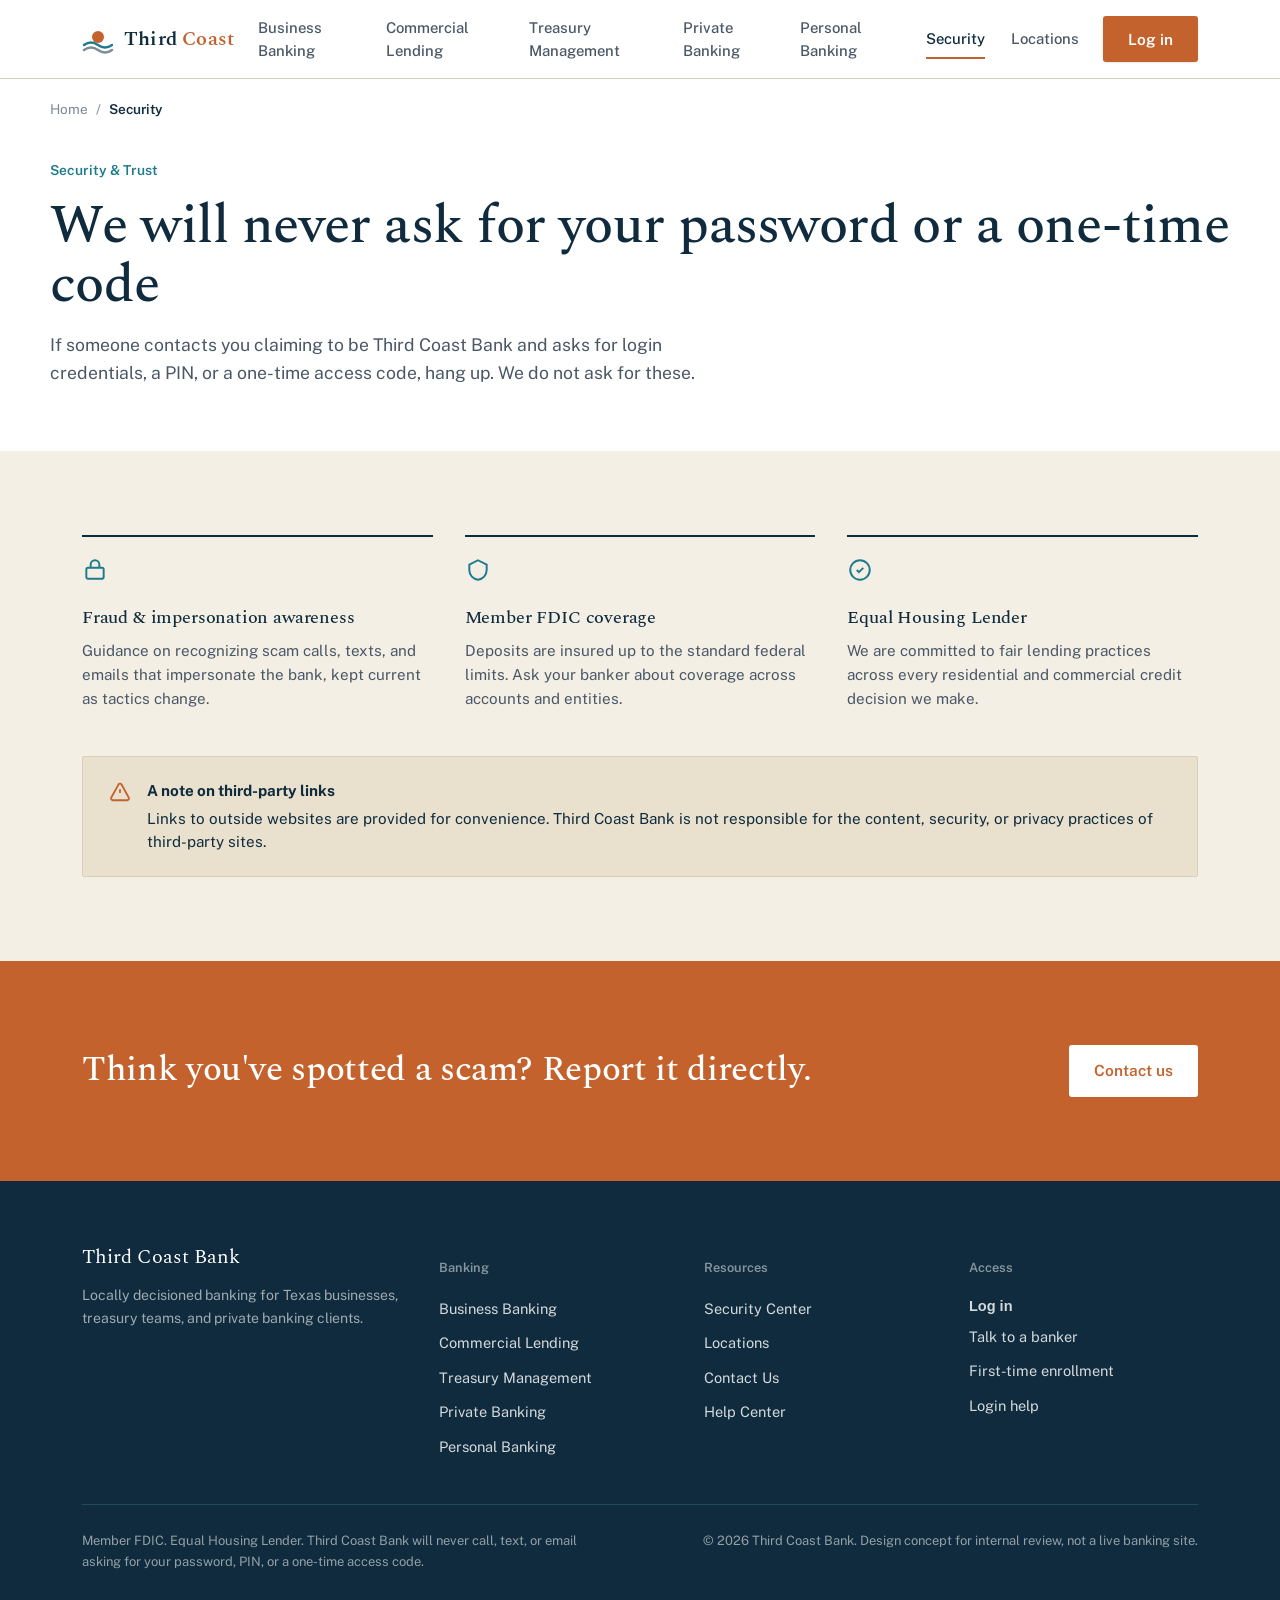
<file: security.html>
<!DOCTYPE html>
<html lang="en">
<head>
<meta charset="UTF-8">
<meta name="viewport" content="width=device-width, initial-scale=1, viewport-fit=cover">
<title>Security Center | Third Coast Bank</title>
<meta name="description" content="How Third Coast Bank protects your accounts, and what we will never ask you for.">
<link rel="preconnect" href="https://fonts.googleapis.com">
<link rel="preconnect" href="https://fonts.gstatic.com" crossorigin>
<link href="https://fonts.googleapis.com/css2?family=Spectral:ital,wght@0,400;0,500;0,600;1,400&family=Public+Sans:wght@400;500;600;700&display=swap" rel="stylesheet">
<link rel="stylesheet" href="css/styles.css">
</head>
<body>
<header>
  <div class="wrap nav-row">
    <a href="index.html" class="logo">
      <span class="logo-mark"><svg viewBox="0 0 32 32" xmlns="http://www.w3.org/2000/svg" aria-hidden="true">
  <circle cx="16" cy="14" r="6" fill="#C4622D"/>
  <path d="M2 22 Q9 17 16 22 T30 22" fill="none" stroke="#1E7A8C" stroke-width="2.4" stroke-linecap="round"/>
  <path d="M2 27 Q9 22 16 27 T30 27" fill="none" stroke="#0F2B3D" stroke-width="2.4" stroke-linecap="round" opacity="0.55"/>
</svg></span>
      <span class="logo-word">Third <b>Coast</b></span>
    </a>
    <nav class="primary" aria-label="Primary">
      <a href="business-banking.html">Business Banking</a>
      <a href="commercial-lending.html">Commercial Lending</a>
      <a href="treasury-management.html">Treasury Management</a>
      <a href="private-banking.html">Private Banking</a>
      <a href="personal-banking.html">Personal Banking</a>
      <a href="security.html" aria-current="page">Security</a>
      <a href="contact.html">Locations</a>
    </nav>
    <div class="nav-actions">
      <button class="btn btn-primary nav-only" data-open-login type="button"><span class="label">Log in</span></button>
      <button class="nav-toggle" id="navToggle" aria-label="Open menu" aria-expanded="false">
        <svg viewBox="0 0 24 24" fill="none" stroke="currentColor" stroke-width="2" stroke-linecap="round"><line x1="3" y1="6" x2="21" y2="6"/><line x1="3" y1="12" x2="21" y2="12"/><line x1="3" y1="18" x2="21" y2="18"/></svg>
      </button>
    </div>
  </div>
</header>
<main id="top">
<div class="wrap crumb">
  <a href="index.html">Home</a><span class="sep">/</span><span class="current">Security</span>
</div>

<div class="page-hero wrap">
  <span class="eyebrow">Security &amp; Trust</span>
  <h1>We will never ask for your password or a one-time code</h1>
  <p class="lede">If someone contacts you claiming to be Third Coast Bank and asks for login credentials, a PIN, or a one-time access code, hang up. We do not ask for these.</p>
</div>

<section class="alt">
  <div class="wrap">
    <div class="security-grid">
      <div class="security-card">
        <svg viewBox="0 0 24 24" fill="none" stroke="currentColor" stroke-width="1.8"><rect x="4" y="10" width="16" height="10" rx="1.5"/><path d="M8 10V7a4 4 0 0 1 8 0v3"/></svg>
        <h3>Fraud &amp; impersonation awareness</h3>
        <p>Guidance on recognizing scam calls, texts, and emails that impersonate the bank, kept current as tactics change.</p>
      </div>
      <div class="security-card">
        <svg viewBox="0 0 24 24" fill="none" stroke="currentColor" stroke-width="1.8"><path d="M12 3l8 4v5c0 5-3.5 8.5-8 9-4.5-0.5-8-4-8-9V7z"/></svg>
        <h3>Member FDIC coverage</h3>
        <p>Deposits are insured up to the standard federal limits. Ask your banker about coverage across accounts and entities.</p>
      </div>
      <div class="security-card">
        <svg viewBox="0 0 24 24" fill="none" stroke="currentColor" stroke-width="1.8"><circle cx="12" cy="12" r="9"/><path d="M9 12l2 2 4-4"/></svg>
        <h3>Equal Housing Lender</h3>
        <p>We are committed to fair lending practices across every residential and commercial credit decision we make.</p>
      </div>
    </div>
    <div class="alert-banner">
      <svg viewBox="0 0 24 24" fill="none" stroke="currentColor" stroke-width="2"><path d="M12 9v4M12 17h.01M10.3 3.9L2.5 18a2 2 0 0 0 1.7 3h15.6a2 2 0 0 0 1.7-3L13.7 3.9a2 2 0 0 0-3.4 0z"/></svg>
      <p><strong>A note on third-party links</strong>Links to outside websites are provided for convenience. Third Coast Bank is not responsible for the content, security, or privacy practices of third-party sites.</p>
    </div>
  </div>
</section>

<section class="cta-band">
  <div class="wrap">
    <div><h2>Think you've spotted a scam? Report it directly.</h2></div>
    <div style="display:flex; gap:14px; flex-wrap:wrap;">
      <a href="contact.html" class="btn btn-white"><span class="label">Contact us</span></a>
    </div>
  </div>
</section>
</main>
<footer>
  <div class="wrap">
    <div class="footer-grid">
      <div>
        <div class="footer-brand">Third Coast Bank</div>
        <p style="max-width:38ch; color:rgba(255,255,255,0.6); font-size:0.88rem; line-height:1.6;">Locally decisioned banking for Texas businesses, treasury teams, and private banking clients.</p>
      </div>
      <div>
        <h4>Banking</h4>
        <a href="business-banking.html">Business Banking</a>
        <a href="commercial-lending.html">Commercial Lending</a>
        <a href="treasury-management.html">Treasury Management</a>
        <a href="private-banking.html">Private Banking</a>
        <a href="personal-banking.html">Personal Banking</a>
      </div>
      <div>
        <h4>Resources</h4>
        <a href="security.html">Security Center</a>
        <a href="contact.html">Locations</a>
        <a href="contact.html">Contact Us</a>
        <a href="index.html#faq">Help Center</a>
      </div>
      <div>
        <h4>Access</h4>
        <button class="link-anim" data-open-login style="background:transparent; border:none; padding:6px 0; font-size:0.91rem; display:block; cursor:pointer; color:rgba(255,255,255,0.82);">Log in</button>
        <a href="contact.html">Talk to a banker</a>
        <a href="#">First-time enrollment</a>
        <a href="#">Login help</a>
      </div>
    </div>
    <div class="footer-legal">
      <p>Member FDIC. Equal Housing Lender. Third Coast Bank will never call, text, or email asking for your password, PIN, or a one-time access code.</p>
      <p>&copy; 2026 Third Coast Bank. Design concept for internal review, not a live banking site.</p>
    </div>
  </div>
</footer>
<div class="modal-overlay" id="loginOverlay">
  <div class="modal" role="dialog" aria-modal="true" aria-labelledby="loginTitle">
    <button class="modal-close" id="closeLogin" aria-label="Close">
      <svg viewBox="0 0 24 24" fill="none" stroke="currentColor" stroke-width="2"><line x1="5" y1="5" x2="19" y2="19"/><line x1="19" y1="5" x2="5" y2="19"/></svg>
    </button>
    <h3 id="loginTitle">Log in to online banking</h3>
    <p class="lede">Choose the account type you would like to access.</p>
    <button class="login-option" type="button">
      <span><span class="lo-title">Personal online banking</span><span class="lo-sub">Checking, savings, and mobile banking</span></span>
      <svg viewBox="0 0 20 20" fill="none" stroke="currentColor" stroke-width="2"><line x1="4" y1="10" x2="16" y2="10"/><polyline points="11 5 16 10 11 15"/></svg>
    </button>
    <button class="login-option" type="button">
      <span><span class="lo-title">Business online banking</span><span class="lo-sub">Business checking, credit cards, and loans</span></span>
      <svg viewBox="0 0 20 20" fill="none" stroke="currentColor" stroke-width="2"><line x1="4" y1="10" x2="16" y2="10"/><polyline points="11 5 16 10 11 15"/></svg>
    </button>
    <button class="login-option" type="button">
      <span><span class="lo-title">Treasury management</span><span class="lo-sub">For finance and treasury administrators</span></span>
      <svg viewBox="0 0 20 20" fill="none" stroke="currentColor" stroke-width="2"><line x1="4" y1="10" x2="16" y2="10"/><polyline points="11 5 16 10 11 15"/></svg>
    </button>
    <button class="login-option" type="button">
      <span><span class="lo-title">First-time enrollment</span><span class="lo-sub">Set up online access for a new account</span></span>
      <svg viewBox="0 0 20 20" fill="none" stroke="currentColor" stroke-width="2"><line x1="4" y1="10" x2="16" y2="10"/><polyline points="11 5 16 10 11 15"/></svg>
    </button>
    <p class="modal-help"><a class="link-anim" href="#">Trouble logging in? Get help</a></p>
  </div>
</div>
<script src="js/main.js"></script>
</body>
</html>
</file>
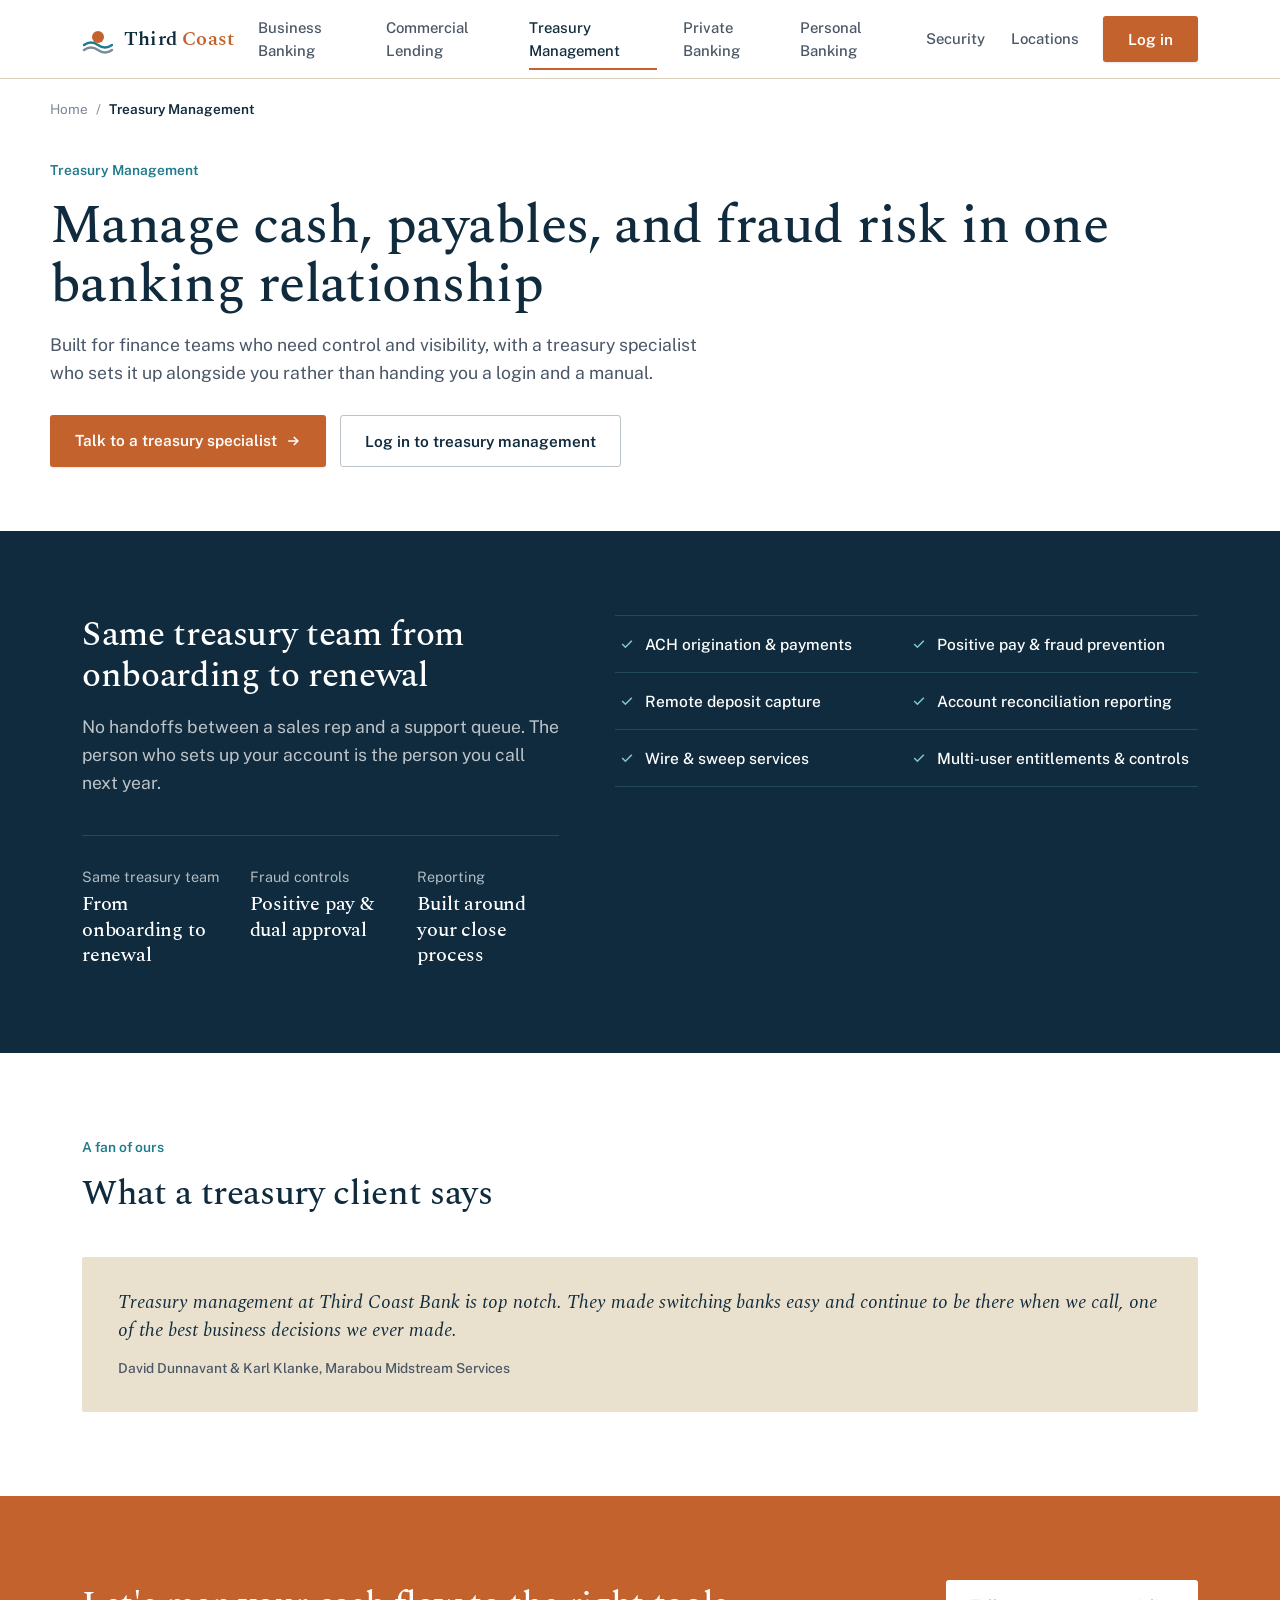
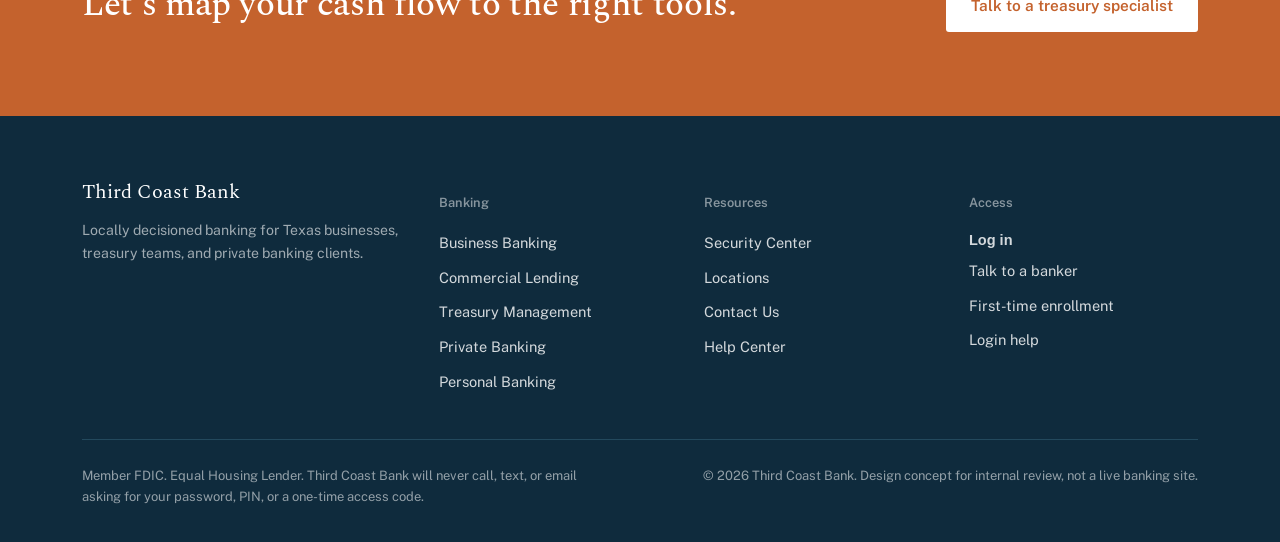
<file: treasury-management.html>
<!DOCTYPE html>
<html lang="en">
<head>
<meta charset="UTF-8">
<meta name="viewport" content="width=device-width, initial-scale=1, viewport-fit=cover">
<title>Treasury Management | Third Coast Bank</title>
<meta name="description" content="Payments, positive pay, and cash management built for Texas finance teams.">
<link rel="preconnect" href="https://fonts.googleapis.com">
<link rel="preconnect" href="https://fonts.gstatic.com" crossorigin>
<link href="https://fonts.googleapis.com/css2?family=Spectral:ital,wght@0,400;0,500;0,600;1,400&family=Public+Sans:wght@400;500;600;700&display=swap" rel="stylesheet">
<link rel="stylesheet" href="css/styles.css">
</head>
<body>
<header>
  <div class="wrap nav-row">
    <a href="index.html" class="logo">
      <span class="logo-mark"><svg viewBox="0 0 32 32" xmlns="http://www.w3.org/2000/svg" aria-hidden="true">
  <circle cx="16" cy="14" r="6" fill="#C4622D"/>
  <path d="M2 22 Q9 17 16 22 T30 22" fill="none" stroke="#1E7A8C" stroke-width="2.4" stroke-linecap="round"/>
  <path d="M2 27 Q9 22 16 27 T30 27" fill="none" stroke="#0F2B3D" stroke-width="2.4" stroke-linecap="round" opacity="0.55"/>
</svg></span>
      <span class="logo-word">Third <b>Coast</b></span>
    </a>
    <nav class="primary" aria-label="Primary">
      <a href="business-banking.html">Business Banking</a>
      <a href="commercial-lending.html">Commercial Lending</a>
      <a href="treasury-management.html" aria-current="page">Treasury Management</a>
      <a href="private-banking.html">Private Banking</a>
      <a href="personal-banking.html">Personal Banking</a>
      <a href="security.html">Security</a>
      <a href="contact.html">Locations</a>
    </nav>
    <div class="nav-actions">
      <button class="btn btn-primary nav-only" data-open-login type="button"><span class="label">Log in</span></button>
      <button class="nav-toggle" id="navToggle" aria-label="Open menu" aria-expanded="false">
        <svg viewBox="0 0 24 24" fill="none" stroke="currentColor" stroke-width="2" stroke-linecap="round"><line x1="3" y1="6" x2="21" y2="6"/><line x1="3" y1="12" x2="21" y2="12"/><line x1="3" y1="18" x2="21" y2="18"/></svg>
      </button>
    </div>
  </div>
</header>
<main id="top">
<div class="wrap crumb">
  <a href="index.html">Home</a><span class="sep">/</span><span class="current">Treasury Management</span>
</div>

<div class="page-hero wrap">
  <span class="eyebrow">Treasury Management</span>
  <h1>Manage cash, payables, and fraud risk in one banking relationship</h1>
  <p class="lede">Built for finance teams who need control and visibility, with a treasury specialist who sets it up alongside you rather than handing you a login and a manual.</p>
  <div class="hero-ctas" style="margin-top:28px;">
    <a href="contact.html" class="btn btn-primary"><span class="label">Talk to a treasury specialist</span><svg viewBox="0 0 20 20" fill="none" stroke="currentColor" stroke-width="2"><line x1="4" y1="10" x2="16" y2="10"/><polyline points="11 5 16 10 11 15"/></svg></a>
    <button class="btn btn-ghost-dark" data-open-login type="button"><span class="label">Log in to treasury management</span></button>
  </div>
</div>

<section class="band-dark">
  <div class="wrap split">
    <div class="split-copy">
      <h2>Same treasury team from onboarding to renewal</h2>
      <p class="lede">No handoffs between a sales rep and a support queue. The person who sets up your account is the person you call next year.</p>
      <div class="stat-row">
        <div><div class="label">Same treasury team</div><h3 style="color:#fff;">From onboarding to renewal</h3></div>
        <div><div class="label">Fraud controls</div><h3 style="color:#fff;">Positive pay &amp; dual approval</h3></div>
        <div><div class="label">Reporting</div><h3 style="color:#fff;">Built around your close process</h3></div>
      </div>
    </div>
    <div>
      <ul class="solution-list">
        <li><svg viewBox="0 0 20 20" fill="none" stroke="currentColor" stroke-width="2"><polyline points="4 10 8 14 16 6"/></svg>ACH origination &amp; payments</li>
        <li><svg viewBox="0 0 20 20" fill="none" stroke="currentColor" stroke-width="2"><polyline points="4 10 8 14 16 6"/></svg>Positive pay &amp; fraud prevention</li>
        <li><svg viewBox="0 0 20 20" fill="none" stroke="currentColor" stroke-width="2"><polyline points="4 10 8 14 16 6"/></svg>Remote deposit capture</li>
        <li><svg viewBox="0 0 20 20" fill="none" stroke="currentColor" stroke-width="2"><polyline points="4 10 8 14 16 6"/></svg>Account reconciliation reporting</li>
        <li><svg viewBox="0 0 20 20" fill="none" stroke="currentColor" stroke-width="2"><polyline points="4 10 8 14 16 6"/></svg>Wire &amp; sweep services</li>
        <li><svg viewBox="0 0 20 20" fill="none" stroke="currentColor" stroke-width="2"><polyline points="4 10 8 14 16 6"/></svg>Multi-user entitlements &amp; controls</li>
      </ul>
    </div>
  </div>
</section>

<section>
  <div class="wrap">
    <div class="section-head">
      <div><span class="eyebrow">A fan of ours</span><h2>What a treasury client says</h2></div>
    </div>
    <div class="quote-block" style="margin-top:0; background:var(--sand-2); color:var(--ink);">
      <p class="quote" style="color:var(--ink);">Treasury management at Third Coast Bank is top notch. They made switching banks easy and continue to be there when we call, one of the best business decisions we ever made.</p>
      <p class="attr" style="color:var(--slate);">David Dunnavant &amp; Karl Klanke, Marabou Midstream Services</p>
    </div>
  </div>
</section>

<section class="cta-band">
  <div class="wrap">
    <div><h2>Let's map your cash flow to the right tools.</h2></div>
    <div style="display:flex; gap:14px; flex-wrap:wrap;">
      <a href="contact.html" class="btn btn-white"><span class="label">Talk to a treasury specialist</span></a>
    </div>
  </div>
</section>
</main>
<footer>
  <div class="wrap">
    <div class="footer-grid">
      <div>
        <div class="footer-brand">Third Coast Bank</div>
        <p style="max-width:38ch; color:rgba(255,255,255,0.6); font-size:0.88rem; line-height:1.6;">Locally decisioned banking for Texas businesses, treasury teams, and private banking clients.</p>
      </div>
      <div>
        <h4>Banking</h4>
        <a href="business-banking.html">Business Banking</a>
        <a href="commercial-lending.html">Commercial Lending</a>
        <a href="treasury-management.html">Treasury Management</a>
        <a href="private-banking.html">Private Banking</a>
        <a href="personal-banking.html">Personal Banking</a>
      </div>
      <div>
        <h4>Resources</h4>
        <a href="security.html">Security Center</a>
        <a href="contact.html">Locations</a>
        <a href="contact.html">Contact Us</a>
        <a href="index.html#faq">Help Center</a>
      </div>
      <div>
        <h4>Access</h4>
        <button class="link-anim" data-open-login style="background:transparent; border:none; padding:6px 0; font-size:0.91rem; display:block; cursor:pointer; color:rgba(255,255,255,0.82);">Log in</button>
        <a href="contact.html">Talk to a banker</a>
        <a href="#">First-time enrollment</a>
        <a href="#">Login help</a>
      </div>
    </div>
    <div class="footer-legal">
      <p>Member FDIC. Equal Housing Lender. Third Coast Bank will never call, text, or email asking for your password, PIN, or a one-time access code.</p>
      <p>&copy; 2026 Third Coast Bank. Design concept for internal review, not a live banking site.</p>
    </div>
  </div>
</footer>
<div class="modal-overlay" id="loginOverlay">
  <div class="modal" role="dialog" aria-modal="true" aria-labelledby="loginTitle">
    <button class="modal-close" id="closeLogin" aria-label="Close">
      <svg viewBox="0 0 24 24" fill="none" stroke="currentColor" stroke-width="2"><line x1="5" y1="5" x2="19" y2="19"/><line x1="19" y1="5" x2="5" y2="19"/></svg>
    </button>
    <h3 id="loginTitle">Log in to online banking</h3>
    <p class="lede">Choose the account type you would like to access.</p>
    <button class="login-option" type="button">
      <span><span class="lo-title">Personal online banking</span><span class="lo-sub">Checking, savings, and mobile banking</span></span>
      <svg viewBox="0 0 20 20" fill="none" stroke="currentColor" stroke-width="2"><line x1="4" y1="10" x2="16" y2="10"/><polyline points="11 5 16 10 11 15"/></svg>
    </button>
    <button class="login-option" type="button">
      <span><span class="lo-title">Business online banking</span><span class="lo-sub">Business checking, credit cards, and loans</span></span>
      <svg viewBox="0 0 20 20" fill="none" stroke="currentColor" stroke-width="2"><line x1="4" y1="10" x2="16" y2="10"/><polyline points="11 5 16 10 11 15"/></svg>
    </button>
    <button class="login-option" type="button">
      <span><span class="lo-title">Treasury management</span><span class="lo-sub">For finance and treasury administrators</span></span>
      <svg viewBox="0 0 20 20" fill="none" stroke="currentColor" stroke-width="2"><line x1="4" y1="10" x2="16" y2="10"/><polyline points="11 5 16 10 11 15"/></svg>
    </button>
    <button class="login-option" type="button">
      <span><span class="lo-title">First-time enrollment</span><span class="lo-sub">Set up online access for a new account</span></span>
      <svg viewBox="0 0 20 20" fill="none" stroke="currentColor" stroke-width="2"><line x1="4" y1="10" x2="16" y2="10"/><polyline points="11 5 16 10 11 15"/></svg>
    </button>
    <p class="modal-help"><a class="link-anim" href="#">Trouble logging in? Get help</a></p>
  </div>
</div>
<script src="js/main.js"></script>
</body>
</html>
</file>
<file: css/styles.css>
/* =========================================================
   THIRD COAST BANK — SHARED STYLESHEET
   Brand palette lives in the :root block below. These are a
   best-effort Gulf Coast palette (we could not pull your exact
   brand hex values or logo file through an automated fetch —
   swap the variables below for your real values and every
   page updates at once).
   ========================================================= */

:root{
  /* ---- BRAND PALETTE (swap these for your exact brand values) ---- */
  --ink:        #0F2B3D;   /* deep coastal navy — primary text / dark sections   */
  --ink-2:      #163C53;   /* secondary navy, panels on dark                     */
  --sand:       #F3EFE4;   /* warm sand — alternate section background          */
  --sand-2:     #E9E1CE;   /* deeper sand — cards / panels on sand               */
  --white:      #FFFFFF;
  --gulf:       #1E7A8C;   /* gulf teal — primary accent, links, icons           */
  --gulf-dark:  #155E6C;
  --tide:       #C4622D;   /* warm clay/tide accent — primary CTA                */
  --tide-dark:  #A54F22;
  --slate:      #4B5766;   /* body copy on light backgrounds                     */
  --slate-soft: #7C8798;
  --line:       #DAD0BA;   /* hairline rule on sand/white                        */
  --line-dark:  #23495D;   /* hairline rule on navy                              */

  --serif: 'Spectral', Georgia, 'Times New Roman', serif;
  --sans:  'Public Sans', -apple-system, BlinkMacSystemFont, 'Segoe UI', sans-serif;

  box-sizing:border-box;
  padding-top: env(safe-area-inset-top, 0px);
  padding-bottom: env(safe-area-inset-bottom, 0px);
}
*,*::before,*::after{ box-sizing:inherit; }
html{ scroll-behavior:smooth; scroll-padding-top:90px; }
body{
  margin:0; font-family:var(--sans); color:var(--ink); background:var(--white);
  line-height:1.55; -webkit-font-smoothing:antialiased;
}
img{ max-width:100%; display:block; }
a{ color:inherit; }
.wrap{ max-width:1180px; margin:0 auto; padding:0 32px; }
@media (max-width:640px){ .wrap{ padding:0 20px; } }

h1,h2,h3{ font-family:var(--serif); font-weight:500; margin:0; letter-spacing:-0.01em; }
h1{ font-size:clamp(2.3rem, 4.4vw, 3.4rem); line-height:1.08; }
h2{ font-size:clamp(1.65rem, 3vw, 2.2rem); line-height:1.16; }
h3{ font-size:1.24rem; line-height:1.28; }
p{ margin:0; }
.lede{ font-size:1.1rem; color:var(--slate); max-width:48ch; line-height:1.6; }
.eyebrow{ display:block; font-size:0.86rem; font-weight:600; color:var(--gulf); margin-bottom:16px; }

/* ---------- Coastal pattern (stand-in texture, swap for your brand pattern) ---------- */
.pattern-sand{
  background-color:var(--sand);
  background-image:
    radial-gradient(circle at 1px 1px, rgba(15,43,61,0.07) 1px, transparent 0);
  background-size:22px 22px;
}
.pattern-ink{
  background-color:var(--ink);
  background-image:
    repeating-linear-gradient(115deg, rgba(255,255,255,0.035) 0 2px, transparent 2px 34px);
}

/* ---------- Buttons (animated) ---------- */
.btn{
  position:relative; display:inline-flex; align-items:center; gap:8px; overflow:hidden;
  font-family:var(--sans); font-weight:600; font-size:0.96rem;
  padding:13px 24px; border-radius:3px; border:1px solid transparent;
  text-decoration:none; cursor:pointer; background:transparent; color:var(--ink);
  transition:transform .22s cubic-bezier(.2,.7,.3,1), box-shadow .22s ease, border-color .2s ease, background .2s ease, color .2s ease;
  white-space:nowrap;
}
.btn svg{ position:relative; z-index:1; width:16px; height:16px; transition:transform .22s ease; }
.btn span.label{ position:relative; z-index:1; }
.btn::after{
  content:""; position:absolute; inset:0; z-index:0;
  background:rgba(255,255,255,0.22);
  transform:translateX(-120%) skewX(-18deg);
  transition:transform .5s ease;
}
.btn:hover::after{ transform:translateX(120%) skewX(-18deg); }
.btn:hover{ transform:translateY(-2px); }
.btn:hover svg{ transform:translateX(3px); }
.btn:active{ transform:translateY(0); }

.btn-primary{ background:var(--tide); color:var(--white); box-shadow:0 1px 2px rgba(15,43,61,0.12); }
.btn-primary:hover{ background:var(--tide-dark); box-shadow:0 10px 22px -8px rgba(165,79,34,0.55); }

.btn-teal{ background:var(--gulf); color:var(--white); box-shadow:0 1px 2px rgba(15,43,61,0.12); }
.btn-teal:hover{ background:var(--gulf-dark); box-shadow:0 10px 22px -8px rgba(21,94,108,0.55); }

.btn-ghost-dark{ border-color:rgba(15,43,61,0.28); }
.btn-ghost-dark:hover{ border-color:var(--ink); box-shadow:0 8px 18px -10px rgba(15,43,61,0.35); }
.btn-ghost-dark::after{ background:rgba(15,43,61,0.06); }

.btn-ghost-light{ border-color:rgba(255,255,255,0.42); color:var(--white); }
.btn-ghost-light:hover{ border-color:#fff; box-shadow:0 8px 18px -10px rgba(0,0,0,0.4); }
.btn-ghost-light::after{ background:rgba(255,255,255,0.12); }

.btn-white{ background:var(--white); color:var(--tide); }
.btn-white:hover{ box-shadow:0 10px 22px -8px rgba(0,0,0,0.35); }

.btn:focus-visible{ outline:2px solid var(--tide); outline-offset:2px; }

/* text links with animated underline */
.link-anim{
  position:relative; text-decoration:none; font-weight:600; color:var(--gulf);
  padding-bottom:2px; background-image:linear-gradient(var(--gulf),var(--gulf));
  background-repeat:no-repeat; background-size:0% 2px; background-position:left bottom;
  transition:background-size .28s ease;
}
.link-anim:hover{ background-size:100% 2px; }

/* ---------- Header / nav ---------- */
header{
  position:sticky; top:0; z-index:40; background:rgba(255,255,255,0.95); backdrop-filter:blur(6px);
  border-bottom:1px solid var(--line); padding-top:env(safe-area-inset-top,0px);
}
.nav-row{ display:flex; align-items:center; justify-content:space-between; height:78px; gap:24px; }
.logo{ display:flex; align-items:center; gap:10px; text-decoration:none; color:var(--ink); flex-shrink:0; }
.logo-mark{ width:32px; height:32px; flex-shrink:0; }
.logo-word{ font-family:var(--serif); font-size:1.24rem; font-weight:600; letter-spacing:0.01em; }
.logo-word b{ color:var(--tide); font-weight:600; }

nav.primary{ display:flex; align-items:center; gap:26px; }
nav.primary a{
  position:relative; font-size:0.93rem; font-weight:500; text-decoration:none; color:var(--slate);
  padding:8px 0;
}
nav.primary a::after{
  content:""; position:absolute; left:0; right:0; bottom:0; height:2px; background:var(--tide);
  transform:scaleX(0); transform-origin:left; transition:transform .22s ease;
}
nav.primary a:hover{ color:var(--ink); }
nav.primary a:hover::after{ transform:scaleX(1); }
nav.primary a[aria-current="page"]{ color:var(--ink); }
nav.primary a[aria-current="page"]::after{ transform:scaleX(1); }

.nav-actions{ display:flex; align-items:center; gap:12px; flex-shrink:0; }
.nav-toggle{ display:none; background:none; border:none; cursor:pointer; padding:8px; color:var(--ink); }
.nav-toggle svg{ width:24px; height:24px; }

@media (max-width:980px){
  nav.primary{ display:none; }
  .nav-toggle{ display:inline-flex; }
  .nav-only{ display:none; }
}
nav.primary.open{
  display:flex !important; flex-direction:column; position:fixed; top:78px; left:0; right:0;
  background:var(--white); padding:14px 20px 22px; border-bottom:1px solid var(--line); gap:4px;
}

/* ---------- Section shell ---------- */
section{ padding:84px 0; }
section.alt{ background:var(--sand); }
.section-head{ display:flex; justify-content:space-between; align-items:flex-end; gap:32px; margin-bottom:42px; flex-wrap:wrap; }

/* ---------- Breadcrumb (multi-page wayfinding) ---------- */
.crumb{ padding:20px 0 0; font-size:0.85rem; color:var(--slate-soft); }
.crumb a{ text-decoration:none; color:var(--slate-soft); }
.crumb a:hover{ color:var(--gulf); }
.crumb .sep{ margin:0 8px; }
.crumb .current{ color:var(--ink); font-weight:600; }

/* ---------- Page hero (interior pages) ---------- */
.page-hero{ padding:40px 0 64px; }
.page-hero h1{ margin-bottom:16px; }
.page-hero .lede{ max-width:60ch; }

/* ---------- Hero (home) ---------- */
.hero{ padding-top:64px; overflow:hidden; }
.hero-grid{ display:grid; grid-template-columns:1.05fr 0.85fr; gap:48px; align-items:center; padding-bottom:60px; }
@media (max-width:900px){ .hero-grid{ grid-template-columns:1fr; gap:36px; } }
.hero h1 em{ font-style:italic; color:var(--tide); }
.hero .lede{ margin:20px 0 32px; }
.hero-ctas{ display:flex; gap:14px; flex-wrap:wrap; }
.hero-art svg{ width:100%; height:auto; }

.trust-strip{ border-top:1px solid var(--line); border-bottom:1px solid var(--line); background:var(--white); }
.trust-strip .wrap{ display:flex; flex-wrap:wrap; gap:22px 40px; justify-content:space-between; padding:20px 32px; font-size:0.85rem; color:var(--slate-soft); font-weight:500; }

/* ---------- Wayfinding rows ---------- */
.paths{ display:flex; flex-direction:column; border-top:1px solid var(--line); }
.path-row{
  display:grid; grid-template-columns:250px 1fr auto; gap:26px; align-items:center;
  padding:26px 4px; border-bottom:1px solid var(--line); text-decoration:none; color:inherit;
  position:relative; transition:padding-left .22s ease, background .22s ease;
}
.path-row::before{
  content:""; position:absolute; left:0; top:0; bottom:0; width:3px; background:var(--accent, var(--tide));
  transform:scaleY(0); transform-origin:top; transition:transform .22s ease;
}
.path-row:hover{ padding-left:18px; background:rgba(15,43,61,0.02); }
.path-row:hover::before{ transform:scaleY(1); }
.path-tag{ font-size:0.8rem; font-weight:600; color:var(--accent, var(--tide)); }
.path-title{ font-family:var(--serif); font-size:1.42rem; font-weight:500; }
.path-desc{ color:var(--slate); font-size:0.96rem; max-width:52ch; }
.path-arrow{ width:22px; height:22px; color:var(--slate-soft); flex-shrink:0; transition:transform .22s ease, color .22s ease; }
.path-row:hover .path-arrow{ transform:translateX(5px); color:var(--ink); }
@media (max-width:820px){ .path-row{ grid-template-columns:1fr; gap:8px; } .path-arrow{ display:none; } }

/* ---------- Split layout ---------- */
.split{ display:grid; grid-template-columns:0.9fr 1.1fr; gap:56px; align-items:start; }
@media (max-width:900px){ .split{ grid-template-columns:1fr; gap:36px; } }
.split h2{ margin-bottom:16px; }
.split-copy .lede{ margin-bottom:26px; }
.solution-list{ list-style:none; margin:0; padding:0; display:grid; grid-template-columns:1fr 1fr; border-top:1px solid var(--line); }
.solution-list li{ padding:16px 4px; border-bottom:1px solid var(--line); font-size:0.97rem; font-weight:500; display:flex; gap:10px; align-items:flex-start; transition:padding-left .2s ease; }
.solution-list li:hover{ padding-left:8px; }
.solution-list li svg{ width:16px; height:16px; margin-top:4px; flex-shrink:0; color:var(--gulf); }
@media (max-width:560px){ .solution-list{ grid-template-columns:1fr; } }

.quote-block{ background:var(--ink); color:var(--white); border-radius:2px; padding:32px 36px; margin-top:28px; }
.quote-block p.quote{ font-family:var(--serif); font-style:italic; font-size:1.16rem; line-height:1.5; margin-bottom:14px; }
.quote-block .attr{ font-size:0.86rem; color:rgba(255,255,255,0.65); font-weight:500; }

/* ---------- Dark band ---------- */
.band-dark{ background:var(--ink); color:var(--white); }
.band-dark .lede{ color:rgba(255,255,255,0.72); }
.band-dark .solution-list{ border-top-color:var(--line-dark); }
.band-dark .solution-list li{ border-bottom-color:var(--line-dark); }
.band-dark .solution-list li svg{ color:#7FC7D1; }
.stat-row{ display:grid; grid-template-columns:repeat(3,1fr); gap:26px; margin-top:38px; padding-top:30px; border-top:1px solid var(--line-dark); }
@media (max-width:700px){ .stat-row{ grid-template-columns:1fr; gap:20px; } }
.stat-row .label{ font-size:0.9rem; color:rgba(255,255,255,0.68); margin-bottom:4px; }

/* ---------- Testimonials (home) ---------- */
.testimonial-grid{ display:grid; grid-template-columns:repeat(2,1fr); gap:0; border-top:1px solid var(--line); border-left:1px solid var(--line); }
@media (max-width:820px){ .testimonial-grid{ grid-template-columns:1fr; } }
.testimonial{ border-right:1px solid var(--line); border-bottom:1px solid var(--line); padding:32px 30px; transition:background .2s ease; }
.testimonial:hover{ background:rgba(30,122,140,0.05); }
.testimonial p.quote{ font-family:var(--serif); font-style:italic; font-size:1.08rem; line-height:1.55; margin-bottom:16px; }
.testimonial .attr{ font-size:0.88rem; font-weight:600; color:var(--slate); }
.testimonial .attr span{ font-weight:400; color:var(--slate-soft); display:block; font-size:0.84rem; }

/* ---------- Panels (private banking / forms) ---------- */
.panel{ background:var(--white); border:1px solid var(--line); border-radius:2px; padding:44px; display:grid; grid-template-columns:1fr 1fr; gap:44px; }
@media (max-width:820px){ .panel{ grid-template-columns:1fr; padding:32px 26px; } }
.simple-list{ list-style:none; margin:0; padding:0; }
.simple-list li{ padding:14px 0; border-top:1px solid var(--line); font-size:0.97rem; }
.simple-list li:first-child{ border-top:none; }
.simple-list .title{ font-weight:600; display:block; margin-bottom:3px; }
.simple-list .sub{ color:var(--slate); font-size:0.92rem; }

.form-panel{ background:var(--sand); padding:28px; border-radius:2px; }
.form-panel h3{ margin-bottom:6px; }
.form-panel .lede{ font-size:0.93rem; margin-bottom:20px; }
.field{ margin-bottom:14px; }
.field label{ display:block; font-size:0.85rem; font-weight:600; margin-bottom:6px; }
.field input, .field select, .field textarea{
  width:100%; padding:11px 12px; border:1px solid var(--line); border-radius:2px;
  font-family:var(--sans); font-size:0.95rem; background:var(--white); color:var(--ink);
  transition:border-color .2s ease, box-shadow .2s ease;
}
.field input:focus, .field select:focus, .field textarea:focus{ outline:none; border-color:var(--gulf); box-shadow:0 0 0 3px rgba(30,122,140,0.15); }
.form-note{ font-size:0.8rem; color:var(--slate-soft); margin-top:12px; }

/* ---------- Security ---------- */
.security-grid{ display:grid; grid-template-columns:repeat(3,1fr); gap:32px; }
@media (max-width:820px){ .security-grid{ grid-template-columns:1fr; } }
.security-card{ border-top:2px solid var(--ink); padding-top:20px; transition:border-color .2s ease, transform .2s ease; }
.security-card:hover{ border-color:var(--tide); transform:translateY(-3px); }
.security-card svg{ width:26px; height:26px; margin-bottom:16px; color:var(--gulf); }
.security-card h3{ margin-bottom:10px; font-size:1.1rem; }
.security-card p{ color:var(--slate); font-size:0.95rem; }
.alert-banner{ margin-top:46px; background:var(--sand-2); border:1px solid var(--line); border-radius:2px; padding:22px 26px; display:flex; gap:16px; align-items:flex-start; }
.alert-banner svg{ width:22px; height:22px; color:var(--tide); flex-shrink:0; margin-top:2px; }
.alert-banner p{ font-size:0.95rem; color:var(--ink); }
.alert-banner strong{ display:block; margin-bottom:4px; }

/* ---------- Team ---------- */
.team-grid{ display:grid; grid-template-columns:repeat(4,1fr); border-top:1px solid var(--line); border-left:1px solid var(--line); }
@media (max-width:900px){ .team-grid{ grid-template-columns:repeat(2,1fr); } }
@media (max-width:560px){ .team-grid{ grid-template-columns:1fr; } }
.team-card{ border-right:1px solid var(--line); border-bottom:1px solid var(--line); padding:28px 24px; transition:background .2s ease; }
.team-card:hover{ background:rgba(30,122,140,0.05); }
.avatar{ width:48px; height:48px; border-radius:50%; background:var(--ink); color:var(--white); display:flex; align-items:center; justify-content:center; font-family:var(--serif); font-size:1.05rem; margin-bottom:18px; }
.team-card .role{ font-size:0.84rem; color:var(--gulf); font-weight:600; margin-bottom:2px; }
.team-card .name{ font-family:var(--serif); font-size:1.12rem; margin-bottom:8px; }
.team-card .desc{ font-size:0.9rem; color:var(--slate); }

/* ---------- CTA band ---------- */
.cta-band{ background:var(--tide); color:var(--white); }
.cta-band .wrap{ display:flex; justify-content:space-between; align-items:center; gap:32px; flex-wrap:wrap; }
.cta-band h2{ color:var(--white); }

/* ---------- Locations (contact page) ---------- */
.branch-grid{ display:grid; grid-template-columns:repeat(3,1fr); gap:0; border-top:1px solid var(--line); border-left:1px solid var(--line); }
@media (max-width:900px){ .branch-grid{ grid-template-columns:repeat(2,1fr); } }
@media (max-width:600px){ .branch-grid{ grid-template-columns:1fr; } }
.branch-card{ border-right:1px solid var(--line); border-bottom:1px solid var(--line); padding:26px 24px; transition:background .2s ease; }
.branch-card:hover{ background:rgba(30,122,140,0.05); }
.branch-card h3{ font-size:1.05rem; margin-bottom:8px; }
.branch-card p{ font-size:0.9rem; color:var(--slate); margin-bottom:4px; }

/* ---------- Footer ---------- */
footer{ background:var(--ink); color:rgba(255,255,255,0.82); padding:60px 0 34px; font-size:0.9rem; }
.footer-grid{ display:grid; grid-template-columns:1.4fr 1fr 1fr 1fr; gap:36px; padding-bottom:40px; border-bottom:1px solid var(--line-dark); }
@media (max-width:820px){ .footer-grid{ grid-template-columns:1fr 1fr; } }
@media (max-width:520px){ .footer-grid{ grid-template-columns:1fr; } }
.footer-grid h4{ font-size:0.8rem; color:rgba(255,255,255,0.5); font-weight:600; margin-bottom:14px; }
.footer-grid a{ display:block; text-decoration:none; color:rgba(255,255,255,0.82); padding:6px 0; font-size:0.91rem; transition:color .18s ease, padding-left .18s ease; }
.footer-grid a:hover{ color:#fff; padding-left:4px; }
.footer-brand{ font-family:var(--serif); font-size:1.28rem; color:var(--white); margin-bottom:12px; }
.footer-legal{ padding-top:26px; display:flex; justify-content:space-between; gap:20px; flex-wrap:wrap; font-size:0.81rem; color:rgba(255,255,255,0.55); }
.footer-legal p{ max-width:64ch; line-height:1.6; }

/* ---------- Login modal ---------- */
.modal-overlay{ position:fixed; inset:0; background:rgba(15,43,61,0.55); display:none; align-items:center; justify-content:center; z-index:100; padding:20px; }
.modal-overlay.open{ display:flex; }
.modal{ background:var(--white); border-radius:3px; max-width:460px; width:100%; padding:40px; position:relative; animation:modalIn .22s ease; }
@keyframes modalIn{ from{ opacity:0; transform:translateY(8px); } to{ opacity:1; transform:translateY(0); } }
.modal-close{ position:absolute; top:18px; right:18px; background:none; border:none; cursor:pointer; padding:6px; color:var(--slate); }
.modal-close svg{ width:20px; height:20px; }
.modal h3{ margin-bottom:6px; }
.modal .lede{ font-size:0.95rem; margin-bottom:24px; }
.login-option{
  display:flex; align-items:center; justify-content:space-between; width:100%;
  padding:16px 18px; margin-bottom:10px; border:1px solid var(--line); border-radius:2px;
  background:var(--white); cursor:pointer; text-align:left; font-family:var(--sans);
  transition:border-color .2s ease, background .2s ease, transform .2s ease;
}
.login-option:hover{ border-color:var(--ink); background:var(--sand); transform:translateX(3px); }
.login-option .lo-title{ font-weight:600; font-size:0.97rem; display:block; }
.login-option .lo-sub{ font-size:0.82rem; color:var(--slate-soft); }
.login-option svg{ width:18px; height:18px; color:var(--slate-soft); flex-shrink:0; transition:transform .2s ease; }
.login-option:hover svg{ transform:translateX(3px); }
.modal-help{ text-align:center; margin-top:18px; font-size:0.86rem; }

@media (prefers-reduced-motion: reduce){
  html{ scroll-behavior:auto; }
  *{ transition-duration:0.001ms !important; animation-duration:0.001ms !important; }
}
</file>
